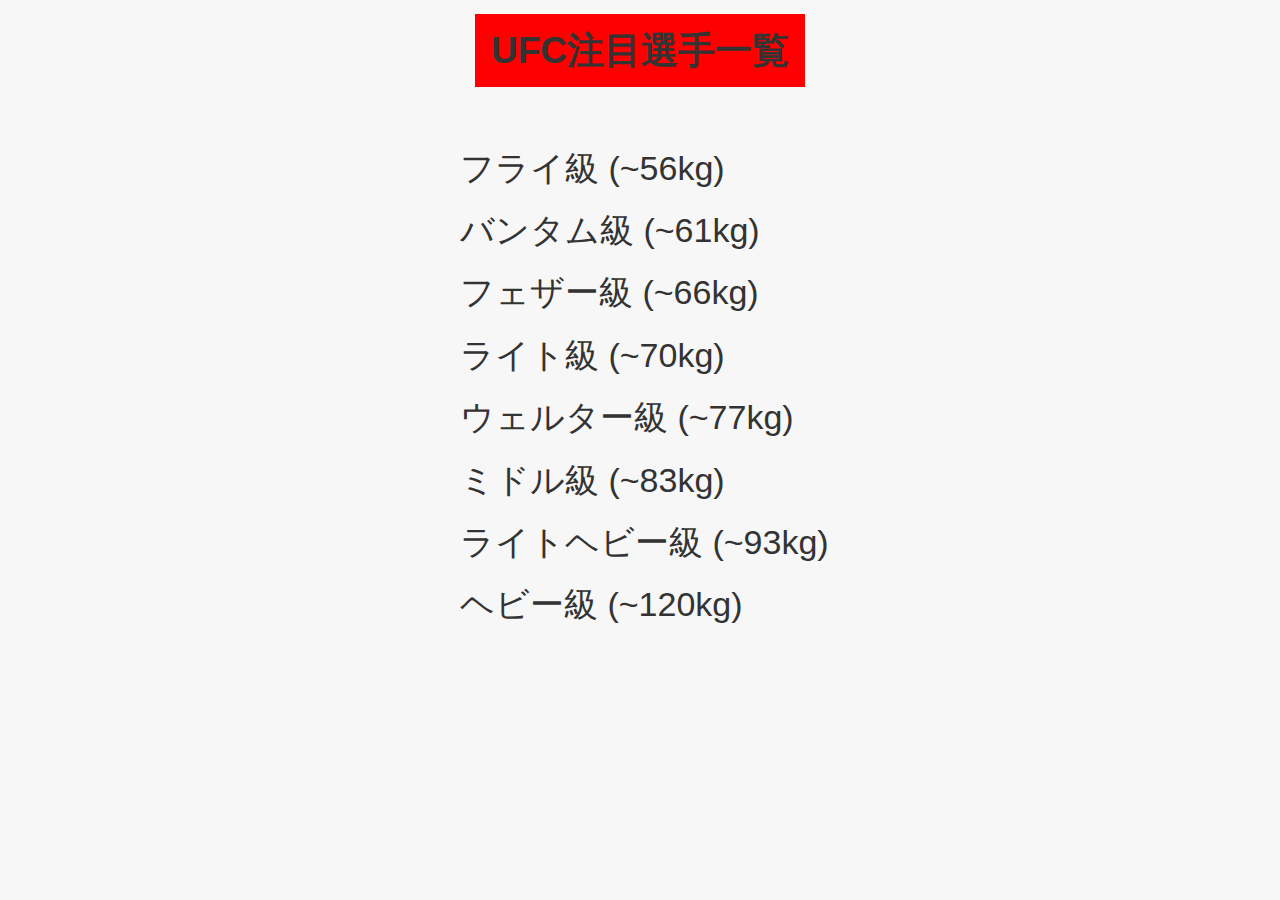
<file: index.html>
<!DOCTYPE html>
<html lang="ja">
<head>
  <meta charset="UTF-8">
  <meta name="viewport" content="width=device-width, initial-scale=1.0">
  <title>UFC注目選手</title>
  <link rel="stylesheet" href="./style.css">
</head>
<body>
  <h1><span>UFC注目選手一覧</span></h1>

  <div class="contents">
    <ul>
      <a href="furai.html"><li>フライ級  (~56kg)</li></a>
      <a href="bantam.html"><li>バンタム級  (~61kg)</li></a>
      <a href="feza-.html"><li>フェザー級  (~66kg)</li></a>
      <a href="raito.html"><li>ライト級  (~70kg)</li></a>
      <a href="weruta-.html"><li>ウェルター級  (~77kg)</li></a>
      <a href="middle.html"><li>ミドル級  (~83kg)</li></a>
      <a href="raitoheavy.html"><li>ライトヘビー級  (~93kg)</li></a>
      <a href="heavy.html"><li>ヘビー級  (~120kg)</li></a>
    </ul>
  </div>

</body>
</html>
</file>
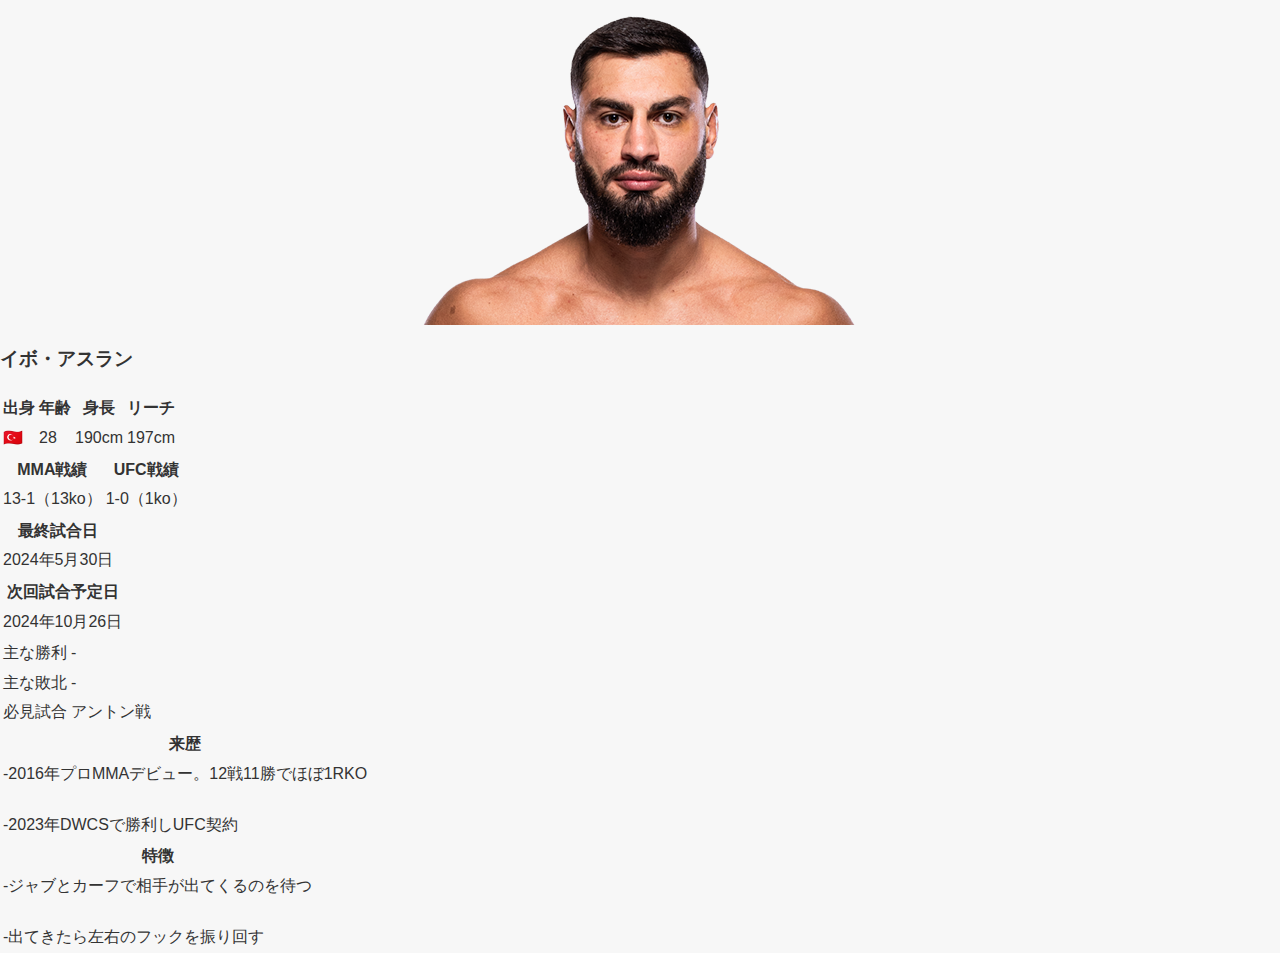
<file: ASLAN_IBO.html>
<!DOCTYPE html>
<html lang="ja">

<head>
  <meta charset="UTF-8">
  <meta name="viewport" content="width=device-width, initial-scale=1.0">
  <link rel="stylesheet" href="./style.css">
  <title>イボ・アスラン</title>
</head>

<body>


  <div class="syousai">
    <img class="gazou" src="ASLAN_IBO_03-30.png">

    <a href="https://www.tapology.com/fightcenter/fighters/151252-ibo-aslan">
      <h3>イボ・アスラン</h3>
    </a>

    <!--出身、年齢、身長、リーチを記入-->
    <table class="history">
      <tr>
        <th colspan="4">出身</th>
        <th>年齢</th>
        <th>身長</th>
        <th>リーチ</th>
      </tr>

      <tr>
        <td colspan="4">🇹🇷</td>
        <td>28</td>
        <td>190cm</td>
        <td>197cm</td>
      </tr>
    </table>


    <!--MMA戦績、UFC戦績を記入-->
    <table class="history">
      <tr>
        <th colspan="2">MMA戦績</th>
        <th>UFC戦績</th>
      </tr>

      <tr>
        <td colspan="2">13-1（13ko）</td>
        <td>1-0（1ko）</td>
      </tr>
    </table>


    <!--最終試合日を記入-->
    <table class="history">
      <tr>
        <th colspan="1">最終試合日</th>
      </tr>

      <tr>
        <td colspan="1">2024年5月30日</td>
      </tr>
    </table>


    <!--次回試合予定日を記入-->
    <table class="history">
      <tr>
        <th colspan="1">次回試合予定日</th>
      </tr>

      <tr>
        <td colspan="1">2024年10月26日</td>
      </tr>
    </table>


    <!--主な勝利、主な敗北、必見試合を記入-->
    <table class="sennseki">
      <tr>
        <td class="victory">主な勝利</td>
        <td class="vic">-</td>
      </tr>

      <tr>
        <td class="defeat">主な敗北</td>
        <td class="def">-</td>
      </tr>

      <tr>
        <td class="hikkenn">必見試合</td>
        <td class="mi">アントン戦</td>
      </tr>
    </table>


    <!--来歴内容を記入-->
    <table class="history">
      <tr>
        <th colspan="1">来歴</th>
      </tr>
      <tr>
        <td class="rai">
          -2016年プロMMAデビュー。12戦11勝でほぼ1RKO<br><br>

          -2023年DWCSで勝利しUFC契約

          
        </td>
      </tr>
    </table>


    <!--特徴の内容を記入-->
    <table class="history">
      <tr>
        <th colspan="1">特徴</th>
      </tr>
      <tr>
        <td class="rai">

          -ジャブとカーフで相手が出てくるのを待つ<br><br>

          -出てきたら左右のフックを振り回す

        </td>
      </tr>
    </table>

  </div>


</body>
</file>
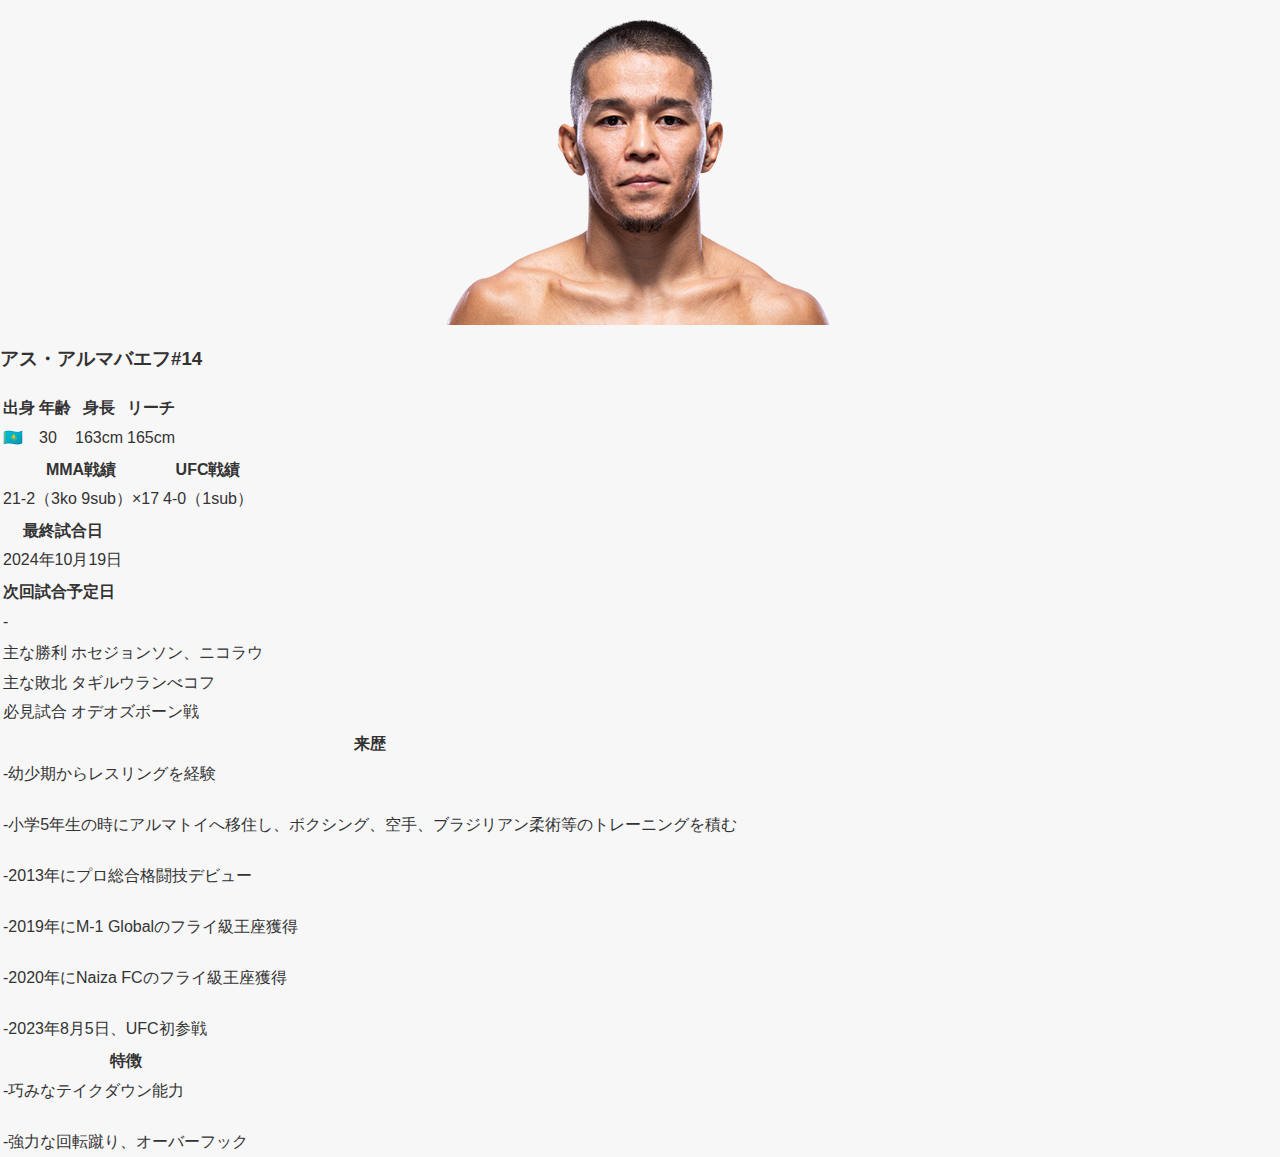
<file: assu.html>
<!DOCTYPE html>
<html lang="ja">
<head>
  <meta charset="UTF-8">
  <meta name="viewport" content="width=device-width, initial-scale=1.0">
  <link rel="stylesheet" href="./style.css">
  <title>アス・アルマバエフ</title>
</head>
<body>


    <div class="syousai">
      <img class="gazou" src="ALMABAYEV_ASSU_08-05.png" >
    
    <a href="https://www.tapology.com/fightcenter/fighters/127726-khamzat-sakalov"><h3>アス・アルマバエフ#14</h3></a>

    
    <!--出身、年齢、身長、リーチを記入-->
    <table class="history">
      <tr>
        <th colspan="4">出身</th>
        <th>年齢</th>
        <th>身長</th>
        <th>リーチ</th>
      </tr>

      <tr>
        <td colspan="4">🇰🇿</td>
        <td>30</td>
        <td>163cm</td>
        <td>165cm</td>
      </tr>
    </table>


    <!--MMA戦績、UFC戦績を記入-->
    <table class="history">
      <tr>
        <th colspan="2">MMA戦績</th>
        <th>UFC戦績</th>
      </tr>

      <tr>
        <td colspan="2">21-2（3ko 9sub）×17</td>
        <td>4-0（1sub）</td>
      </tr>
    </table>


    <!--最終試合日を記入-->
    <table class="history">
      <tr>
        <th colspan="1">最終試合日</th>
      </tr>

      <tr>
        <td colspan="1">2024年10月19日</td>
      </tr>
    </table>


    <!--次回試合予定日を記入-->
    <table class="history">
      <tr>
        <th colspan="1">次回試合予定日</th>
      </tr>

      <tr>
        <td colspan="1">-</td>
      </tr>
    </table>


    <!--主な勝利、主な敗北、必見試合を記入-->
    <table class="sennseki">
      <tr>
        <td class="victory">主な勝利</td>
        <td class="vic">ホセジョンソン、ニコラウ</td>
      </tr>

      <tr>
        <td class="defeat">主な敗北</td>
        <td class="def">タギルウランべコフ</td>
      </tr>

      <tr>
        <td class="hikkenn">必見試合</td>
        <td class="mi">オデオズボーン戦</td>
      </tr>
    </table>


    <!--来歴内容を記入-->
    <table class="history">
      <tr>
        <th colspan="1">来歴</th>
      </tr>
      <tr>
        <td class="rai">
          -幼少期からレスリングを経験<br><br>

          -小学5年生の時にアルマトイへ移住し、ボクシング、空手、ブラジリアン柔術等のトレーニングを積む<br><br>

          -2013年にプロ総合格闘技デビュー<br><br>

          -2019年にM-1 Globalのフライ級王座獲得<br><br>

          -2020年にNaiza FCのフライ級王座獲得<br><br>

          -2023年8月5日、UFC初参戦

        </td>
      </tr>
    </table>


    <!--特徴の内容を記入-->
    <table class="history">
      <tr>
        <th colspan="1">特徴</th>
      </tr>
      <tr>
        <td class="rai">
          -巧みなテイクダウン能力<br><br>

          -強力な回転蹴り、オーバーフック

        </td>
      </tr>
    </table>

  </div>


</body>
</file>
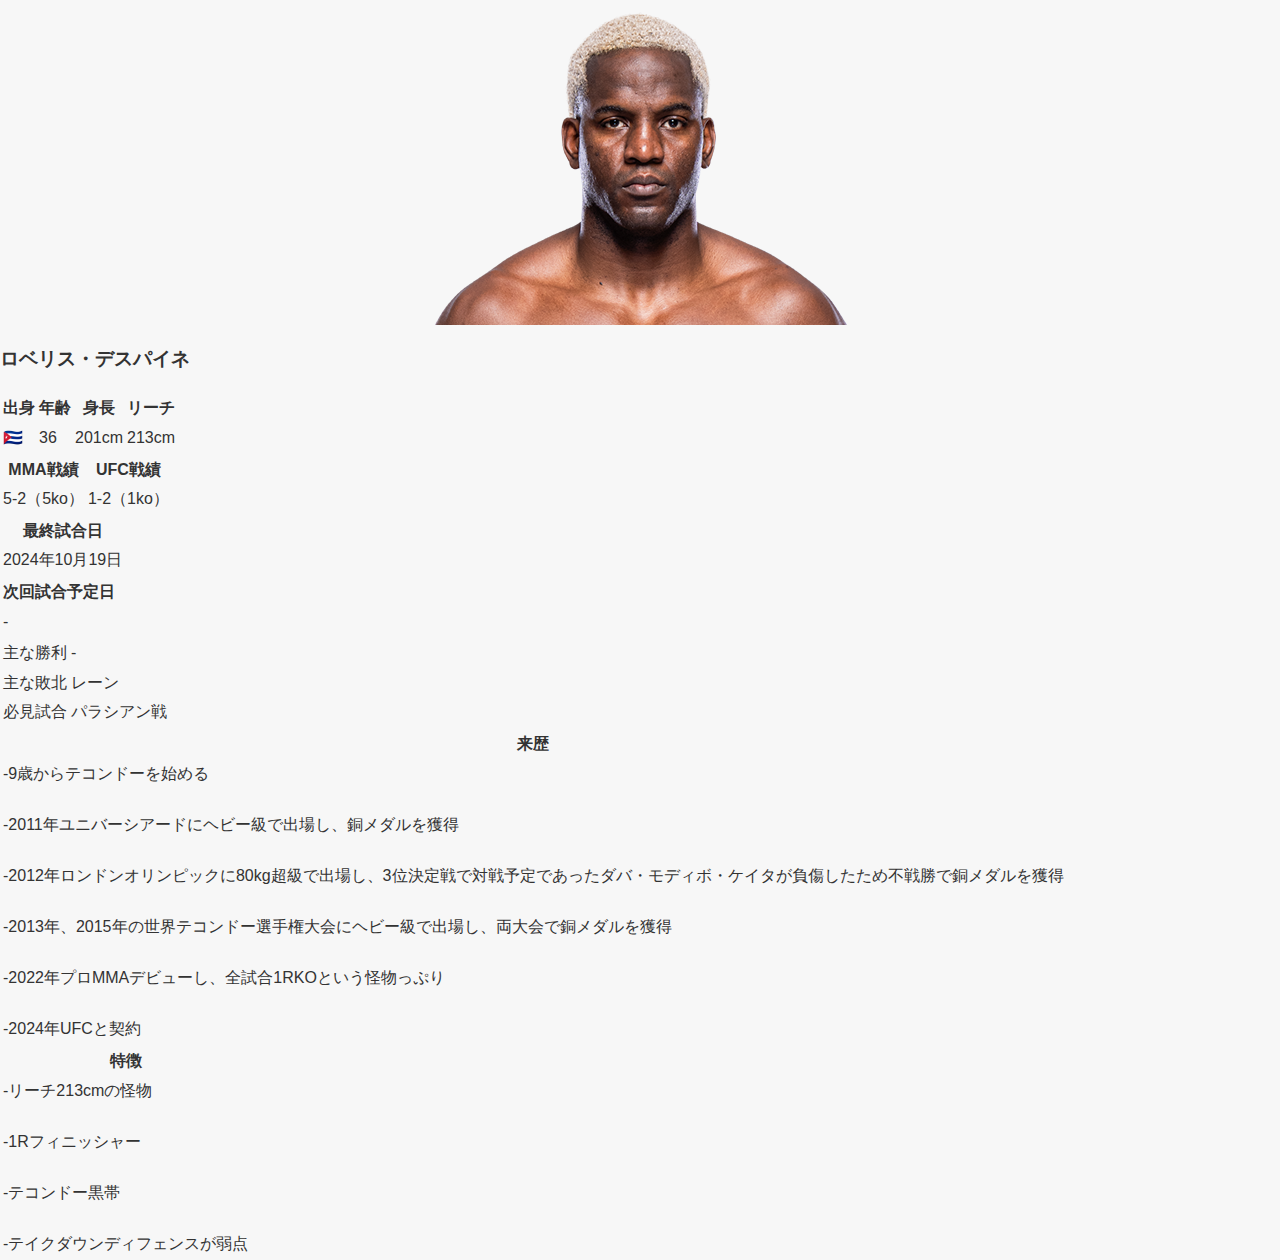
<file: DESPAIGNE_ROBELIS.html>
<!DOCTYPE html>
<html lang="ja">

<head>
  <meta charset="UTF-8">
  <meta name="viewport" content="width=device-width, initial-scale=1.0">
  <link rel="stylesheet" href="./style.css">
  <title>ロベリス・デスパイネ</title>
</head>

<body>


  <div class="syousai">
    <img class="gazou" src="DESPAIGNE_ROBELIS_05-11.png">

    <a href="https://www.tapology.com/fightcenter/fighters/339509-robelis-despaigne">
      <h3>ロベリス・デスパイネ</h3>
    </a>


    <!--出身、年齢、身長、リーチを記入-->
    <table class="history">
      <tr>
        <th colspan="4">出身</th>
        <th>年齢</th>
        <th>身長</th>
        <th>リーチ</th>
      </tr>

      <tr>
        <td colspan="4">🇨🇺</td>
        <td>36</td>
        <td>201cm</td>
        <td>213cm</td>
      </tr>
    </table>


    <!--MMA戦績、UFC戦績を記入-->
    <table class="history">
      <tr>
        <th colspan="2">MMA戦績</th>
        <th>UFC戦績</th>
      </tr>

      <tr>
        <td colspan="2">5-2（5ko）</td>
        <td>1-2（1ko）</td>
      </tr>
    </table>


    <!--最終試合日を記入-->
    <table class="history">
      <tr>
        <th colspan="1">最終試合日</th>
      </tr>

      <tr>
        <td colspan="1">2024年10月19日</td>
      </tr>
    </table>


    <!--次回試合予定日を記入-->
    <table class="history">
      <tr>
        <th colspan="1">次回試合予定日</th>
      </tr>

      <tr>
        <td colspan="1">-</td>
      </tr>
    </table>


    <!--主な勝利、主な敗北、必見試合を記入-->
    <table class="sennseki">
      <tr>
        <td class="victory">主な勝利</td>
        <td class="vic">-</td>
      </tr>

      <tr>
        <td class="defeat">主な敗北</td>
        <td class="def">レーン</td>
      </tr>

      <tr>
        <td class="hikkenn">必見試合</td>
        <td class="mi">パラシアン戦</td>
      </tr>
    </table>


    <!--来歴内容を記入-->
    <table class="history">
      <tr>
        <th colspan="1">来歴</th>
      </tr>
      <tr>
        <td class="rai">
          -9歳からテコンドーを始める<br><br>

          -2011年ユニバーシアードにヘビー級で出場し、銅メダルを獲得<br><br>

          -2012年ロンドンオリンピックに80kg超級で出場し、3位決定戦で対戦予定であったダバ・モディボ・ケイタが負傷したため不戦勝で銅メダルを獲得<br><br>

          -2013年、2015年の世界テコンドー選手権大会にヘビー級で出場し、両大会で銅メダルを獲得<br><br>

          -2022年プロMMAデビューし、全試合1RKOという怪物っぷり<br><br>

          -2024年UFCと契約

        </td>
      </tr>
    </table>


    <!--特徴の内容を記入-->
    <table class="history">
      <tr>
        <th colspan="1">特徴</th>
      </tr>
      <tr>
        <td class="rai">
          -リーチ213cmの怪物<br><br>

          -1Rフィニッシャー<br><br>

          -テコンドー黒帯<br><br>

          -テイクダウンディフェンスが弱点
        </td>
      </tr>
    </table>

  </div>


</body>
</file>
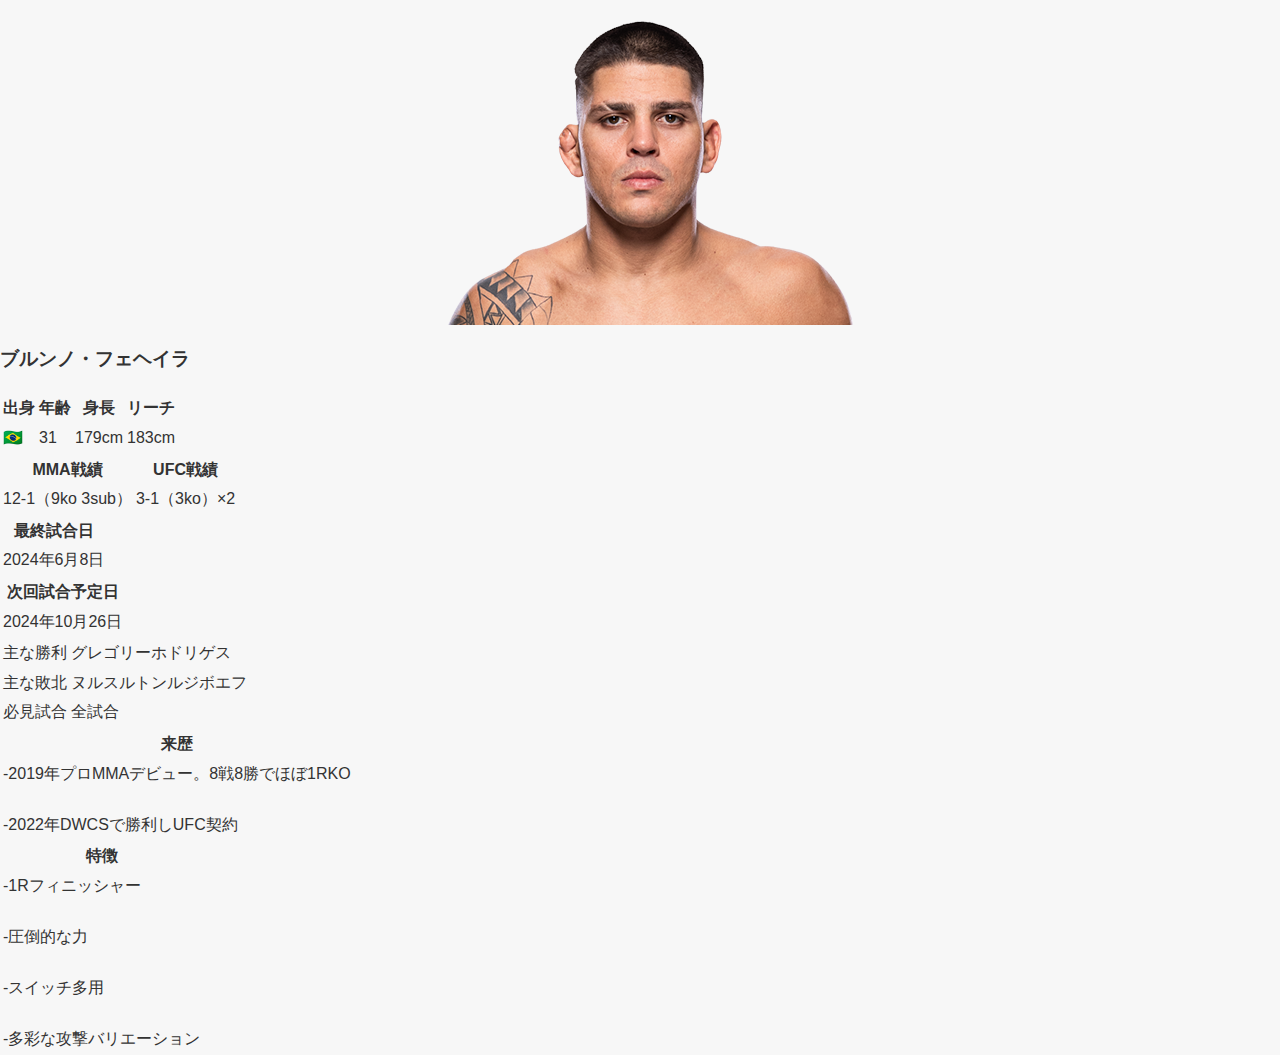
<file: FERREIRA_BRUNNO.html>
<!DOCTYPE html>
<html lang="ja">

<head>
  <meta charset="UTF-8">
  <meta name="viewport" content="width=device-width, initial-scale=1.0">
  <link rel="stylesheet" href="./style.css">
  <title>ブルンノ・フェヘイラ</title>
</head>

<body>


  <div class="syousai">
    <img class="gazou" src="FERREIRA_BRUNNO_06-08.png">

    <a href="https://www.tapology.com/fightcenter/fighters/218790-bruno-the-hulk">
      <h3>ブルンノ・フェヘイラ</h3>
    </a>

    <!--出身、年齢、身長、リーチを記入-->
    <table class="history">
      <tr>
        <th colspan="4">出身</th>
        <th>年齢</th>
        <th>身長</th>
        <th>リーチ</th>
      </tr>

      <tr>
        <td colspan="4">🇧🇷</td>
        <td>31</td>
        <td>179cm</td>
        <td>183cm</td>
      </tr>
    </table>


    <!--MMA戦績、UFC戦績を記入-->
    <table class="history">
      <tr>
        <th colspan="2">MMA戦績</th>
        <th>UFC戦績</th>
      </tr>

      <tr>
        <td colspan="2">12-1（9ko 3sub）</td>
        <td>3-1（3ko）×2</td>
      </tr>
    </table>


    <!--最終試合日を記入-->
    <table class="history">
      <tr>
        <th colspan="1">最終試合日</th>
      </tr>

      <tr>
        <td colspan="1">2024年6月8日</td>
      </tr>
    </table>


    <!--次回試合予定日を記入-->
    <table class="history">
      <tr>
        <th colspan="1">次回試合予定日</th>
      </tr>

      <tr>
        <td colspan="1">2024年10月26日</td>
      </tr>
    </table>


    <!--主な勝利、主な敗北、必見試合を記入-->
    <table class="sennseki">
      <tr>
        <td class="victory">主な勝利</td>
        <td class="vic">グレゴリーホドリゲス</td>
      </tr>

      <tr>
        <td class="defeat">主な敗北</td>
        <td class="def">ヌルスルトンルジボエフ</td>
      </tr>

      <tr>
        <td class="hikkenn">必見試合</td>
        <td class="mi">全試合</td>
      </tr>
    </table>


    <!--来歴内容を記入-->
    <table class="history">
      <tr>
        <th colspan="1">来歴</th>
      </tr>
      <tr>
        <td class="rai">
          -2019年プロMMAデビュー。8戦8勝でほぼ1RKO<br><br>

          -2022年DWCSで勝利しUFC契約

          
        </td>
      </tr>
    </table>


    <!--特徴の内容を記入-->
    <table class="history">
      <tr>
        <th colspan="1">特徴</th>
      </tr>
      <tr>
        <td class="rai">

          -1Rフィニッシャー<br><br>

          -圧倒的な力<br><br>

          -スイッチ多用<br><br>

          -多彩な攻撃バリエーション

        </td>
      </tr>
    </table>

  </div>


</body>
</file>
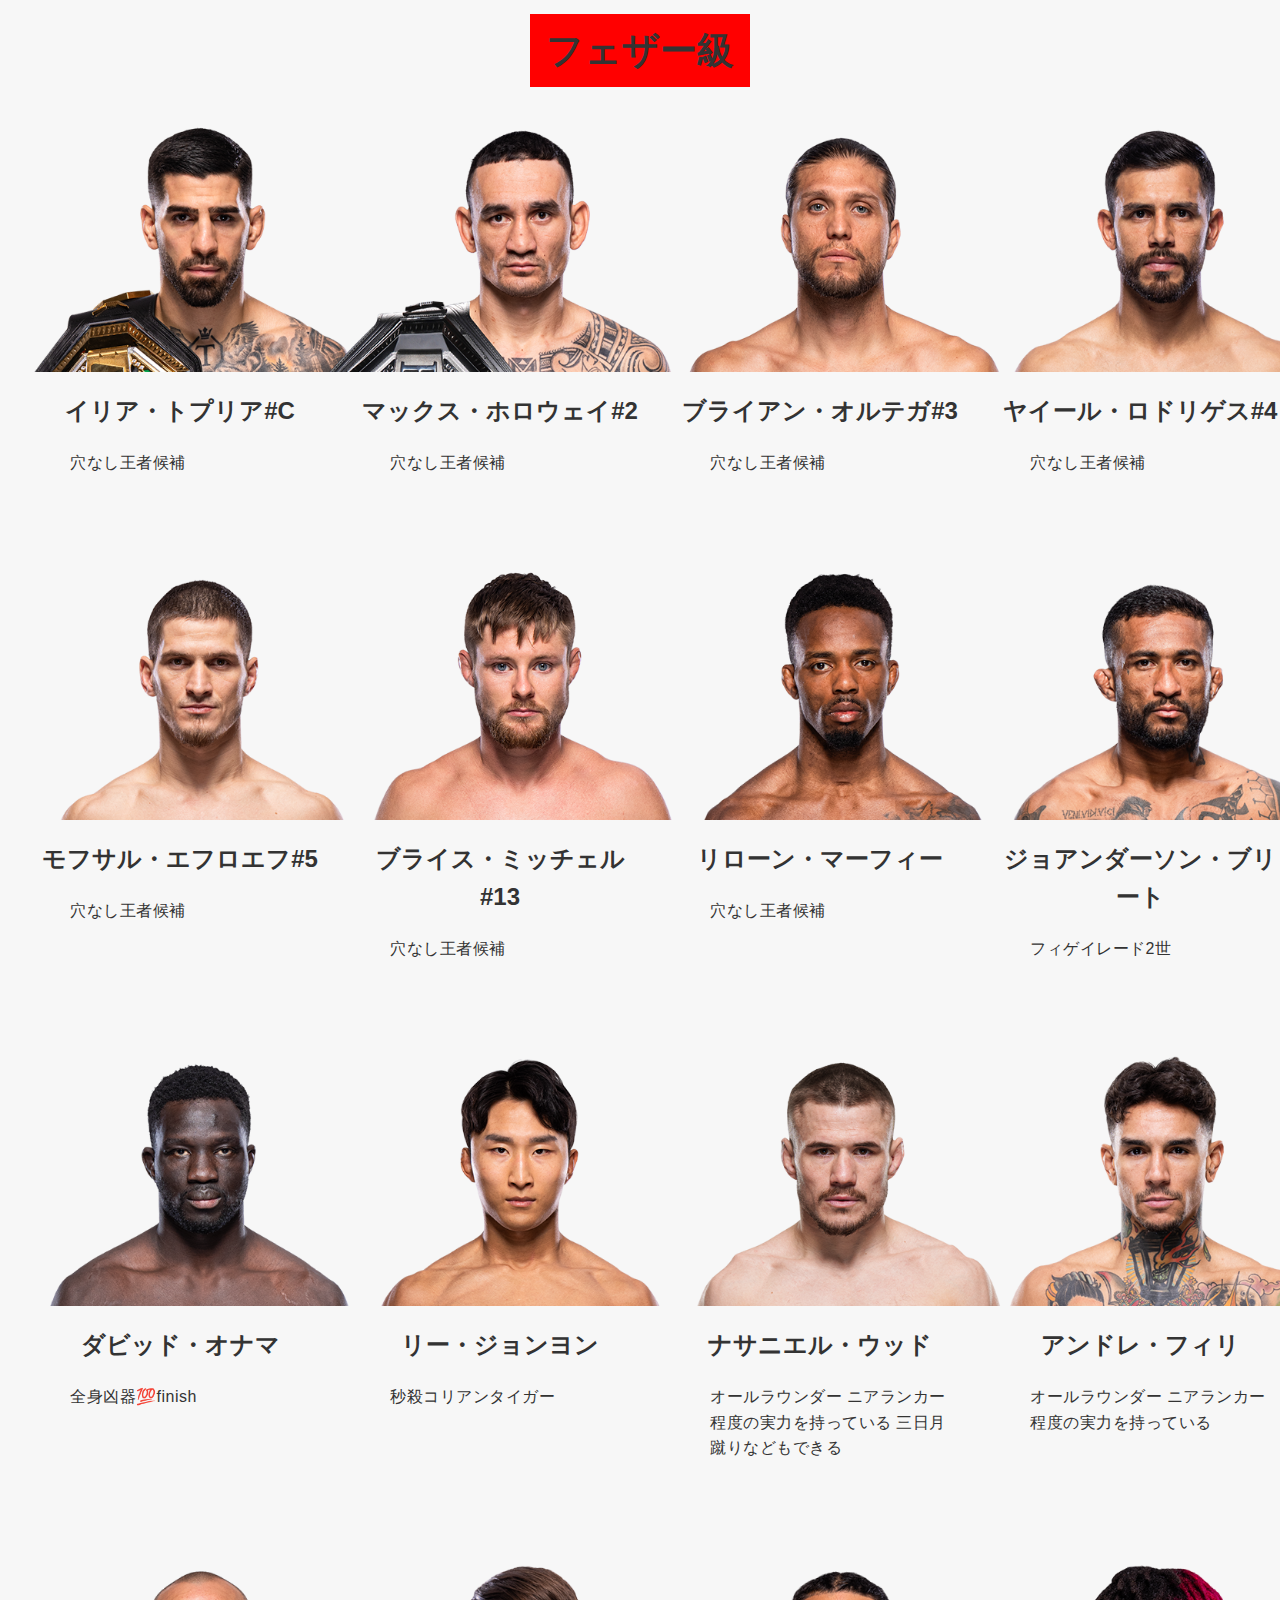
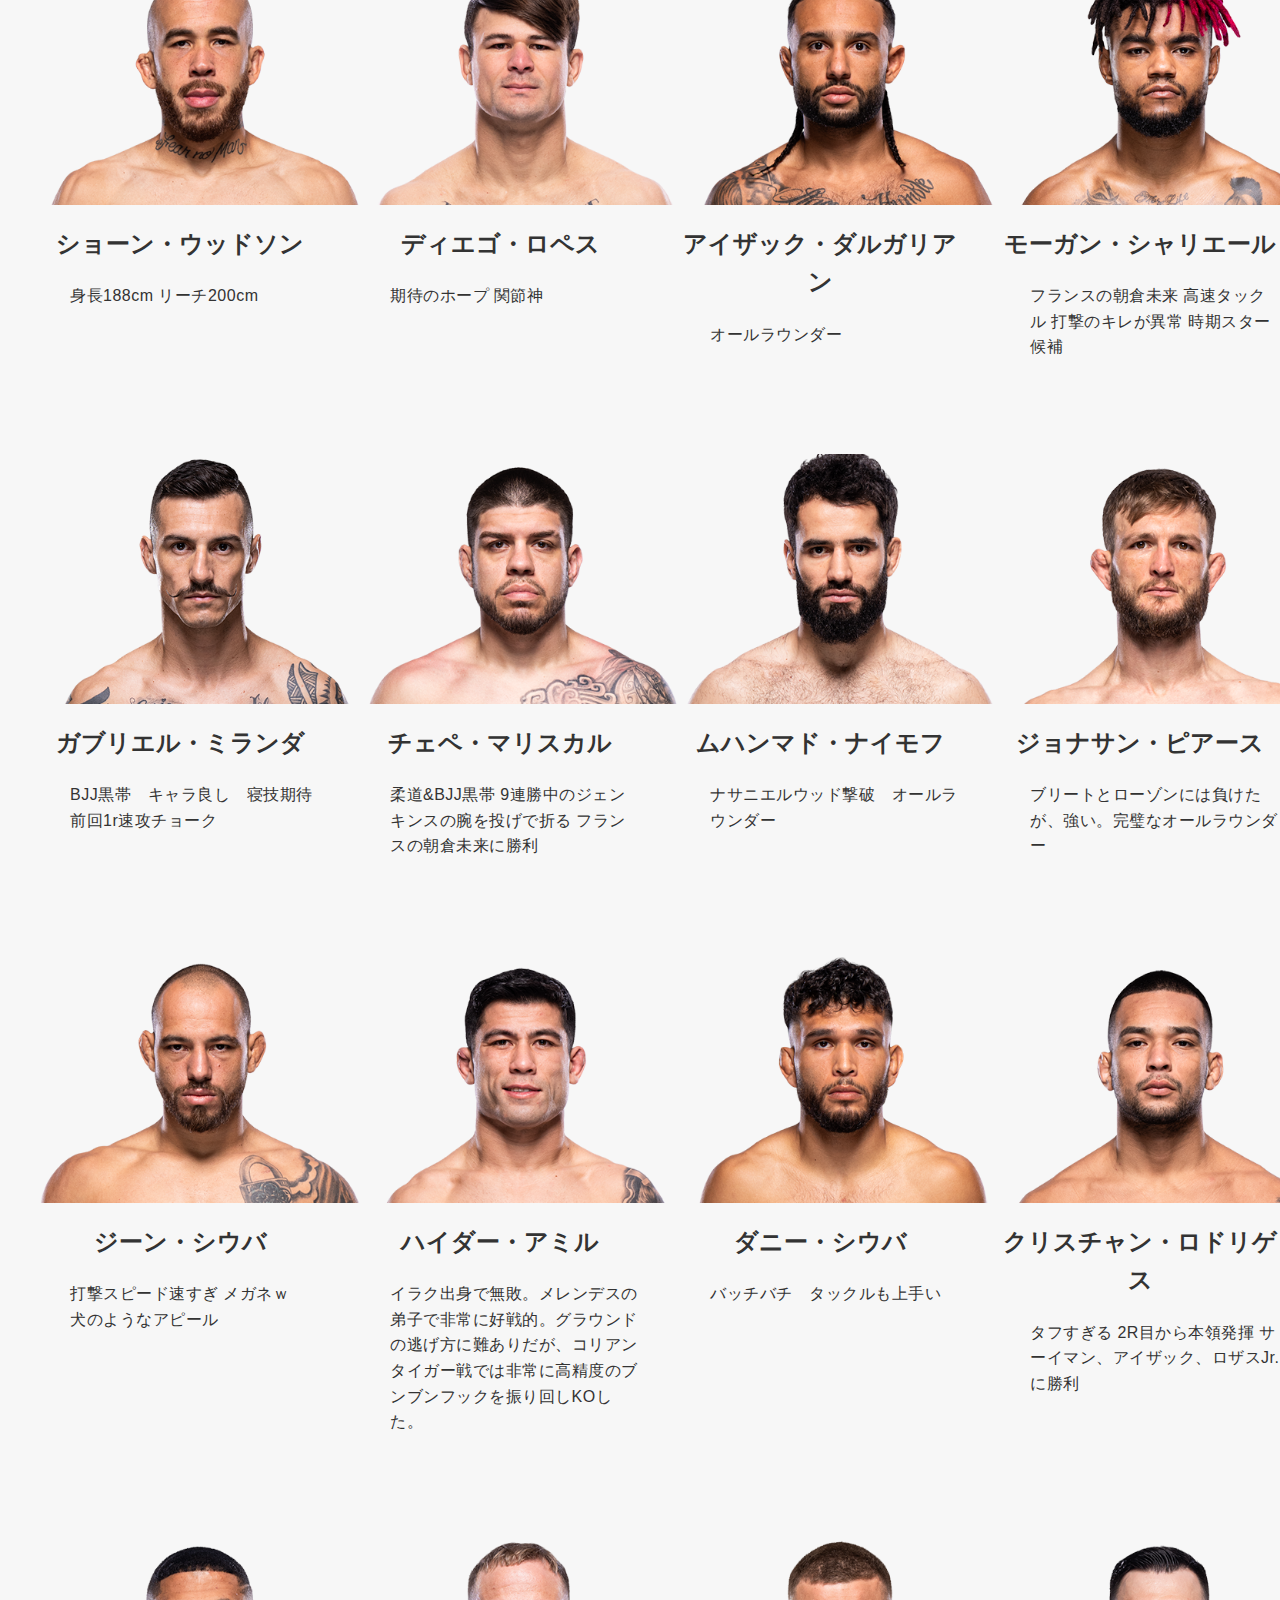
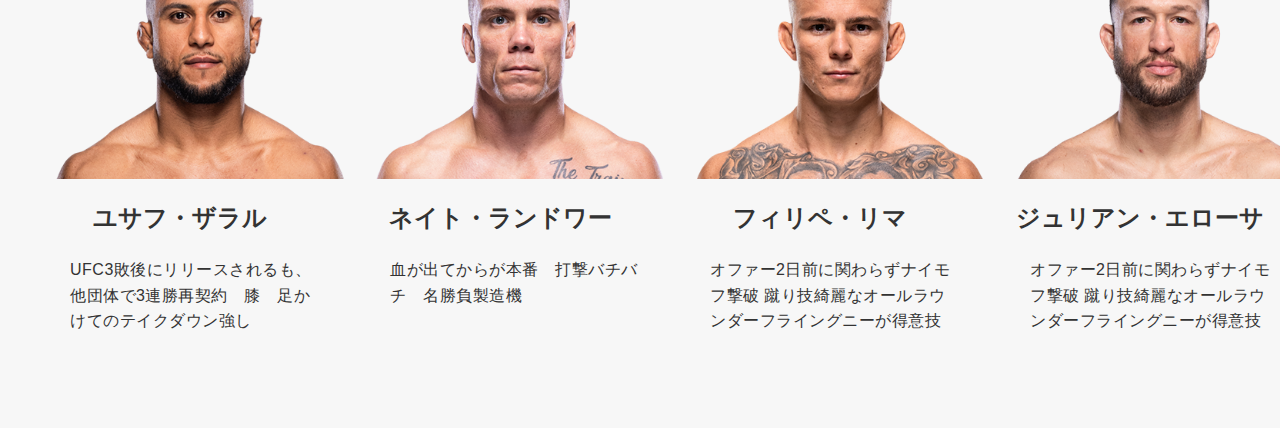
<file: feza-.html>
<!DOCTYPE html>
<html lang="ja">
<head>
  <meta charset="UTF-8">
  <meta name="viewport" content="width=device-width, initial-scale=1.0">
  <link rel="stylesheet" href="./style.css">
  <title>フェザー級</title>
</head>
<body>
  <h1><span>フェザー級</span></h1>

  <div class="fighters">

    <div class="fighter">
      <img src="TOPURIA_ILIA_BELT-298.png" alt="" width="400">
    
    <a href="https://www.tapology.com/fightcenter/fighters/129278-ilia-topuria"><h2>イリア・トプリア#C</h2></a>
  
    <p>穴なし王者候補</p>
     </div>

     <div class="fighter">
      <img src="HOLLOWAY_MAX_BMFBELT_COMP_04-13.png" alt="" width="400">
    
    <a href="https://www.tapology.com/fightcenter/fighters/12723-max-holloway-lil-evil"><h2>マックス・ホロウェイ#2</h2></a>
  
    <p>穴なし王者候補</p>
     </div>

     <div class="fighter">
      <img src="ORTEGA_BRIAN_06-29.png" alt="" width="400">
    
    <a href="https://www.tapology.com/fightcenter/fighters/40994-brian-ortega"><h2>ブライアン・オルテガ#3</h2></a>
  
    <p>穴なし王者候補</p>
     </div>

     <div class="fighter">
      <img src="RODRIGUEZ_YAIR_02-24.png" alt="" width="400">
    
    <a href="https://www.tapology.com/fightcenter/fighters/70995-yair-rodriguez"><h2>ヤイール・ロドリゲス#4</h2></a>
  
    <p>穴なし王者候補</p>
     </div>

     <div class="fighter">
      <img src="EVLOEV_MOVSAR_01-20.png" alt="" width="400">
    
    <a href="https://www.tapology.com/fightcenter/fighters/85897-movsar-evloev"><h2>モフサル・エフロエフ#5</h2></a>
  
    <p>穴なし王者候補</p>
     </div>

     <div class="fighter">
      <img src="MITCHELL_BRYCE_12-16.png" alt="" width="400">
    
    <a href="https://www.tapology.com/fightcenter/fighters/59676-bryce-mitchell"><h2>ブライス・ミッチェル#13</h2></a>
  
    <p>穴なし王者候補</p>
     </div>

  <div class="fighter">
    <img src="MURPHY_LERONE_05-18.png" alt="" width="400">
  
  <a href="https://www.tapology.com/fightcenter/fighters/84753-lerone-murphy"><h2>リローン・マーフィー</h2></a>

  <p>穴なし王者候補</p>
   </div>

<div class="fighter">
  <img src="BRITO_JOANDERSON_05-04.png" alt="" width="400">

<a href="https://www.tapology.com/fightcenter/fighters/98539-joanderson-brito-tubarao"><h2>ジョアンダーソン・ブリート</h2></a>

<p>フィゲイレード2世</p>
</div>

<div class="fighter">
  <img src="ONAMA_DAVID_04-27.png" alt="" width="400">

<a href="https://www.tapology.com/fightcenter/fighters/104455-david-onama"><h2>ダビッド・オナマ</h2></a>

<p>全身凶器💯finish</p>
</div>

<div class="fighter">
  <img src="LEE_JEONGYEONG_07-20.png" alt="" width="400">

<a href="https://www.tapology.com/fightcenter/fighters/51443-jeong-young-lee"><h2>リー・ジョンヨン</h2></a>

<p>秒殺コリアンタイガー</p>
</div>

<div class="fighter">
  <img src="WOOD_NATHANIEL_07-22.png" alt="" width="400">

<a href="https://www.tapology.com/fightcenter/fighters/27454-nathaniel-wood"><h2>ナサニエル・ウッド</h2></a>

<p>オールラウンダー ニアランカー程度の実力を持っている 三日月蹴りなどもできる</p>
</div>

<div class="fighter">
  <img src="FILI_ANDRE_07-22.png" alt="" width="400">

<a href="https://www.tapology.com/fightcenter/fighters/11328-andre-fili-dre-duke"><h2>アンドレ・フィリ</h2></a>

<p>オールラウンダー ニアランカー程度の実力を持っている</p>
</div>

<div class="fighter">
  <img src="WOODSON_SEAN_08-05.png" alt="" width="400">

<a href="https://www.tapology.com/fightcenter/fighters/103506-sean-woodson"><h2>ショーン・ウッドソン</h2></a>

<p>身長188cm リーチ200cm </p>
</div>

<div class="fighter">
  <img src="LOPES_DIEGO_08-05.png" alt="" width="400">

<a href="https://www.tapology.com/fightcenter/fighters/85643-diego-lopes"><h2>ディエゴ・ロペス</h2></a>

<p>期待のホープ 関節神</p>
</div>

<div class="fighter">
  <img src="DULGARIAN_ISAAC_08-12.png" alt="" width="400">

<a href="https://www.tapology.com/fightcenter/fighters/245772-isaac-dulgarian"><h2>アイザック・ダルガリアン</h2></a>

<p>オールラウンダー</p>
</div>

<div class="fighter">
  <img src="CHARRIERE_MORGAN_09-02.png" alt="" width="400">

<a href="https://www.tapology.com/fightcenter/fighters/93065-morgan-charriere"><h2>モーガン・シャリエール</h2></a>

<p>フランスの朝倉未来 高速タックル 打撃のキレが異常 時期スター候補</p>
</div>

<div class="fighter">
  <img src="MIRANDA_GABRIEL_09-09.png" alt="" width="400">

<a href="https://www.tapology.com/fightcenter/fighters/36548-gabriel-miranda-fly"><h2>ガブリエル・ミランダ</h2></a>

<p>BJJ黒帯　キャラ良し　寝技期待　前回1r速攻チョーク</p>
</div>

<div class="fighter">
  <img src="MARISCAL_CHEPE_09-09.png" alt="" width="400">

<a href="https://www.tapology.com/fightcenter/fighters/44895-jose-mariscal"><h2>チェペ・マリスカル</h2></a>

<p>柔道&BJJ黒帯 9連勝中のジェンキンスの腕を投げで折る フランスの朝倉未来に勝利</p>
</div>

<div class="fighter">
  <img src="NAIMOV_MUHAMMAD_02-24.png" alt="" width="400">

<a href="https://www.tapology.com/fightcenter/fighters/136098-muhammadjon-naimov"><h2>ムハンマド・ナイモフ</h2></a>

<p>ナサニエルウッド撃破　オールラウンダー</p>
</div>

<div class="fighter">
  <img src="PEARCE_JONATHAN_11-18.png" alt="" width="400">

<a href="https://www.tapology.com/fightcenter/fighters/40655-jonathan-pearce"><h2>ジョナサン・ピアース</h2></a>

<p>ブリートとローゾンには負けたが、強い。完璧なオールラウンダー</p>
</div>

<div class="fighter">
  <img src="SILVA_JEAN_01-13.png" alt="" width="400">

<a href="https://www.tapology.com/fightcenter/fighters/144286-jean-silva"><h2>ジーン・シウバ</h2></a>

<p>打撃スピード速すぎ メガネｗ　犬のようなアピール</p>
</div>

<div class="fighter">
  <img src="AMIL_HYDER_02-10.png" alt="" width="400">

<a href="https://www.tapology.com/fightcenter/fighters/114216-hyder-amil"><h2>ハイダー・アミル</h2></a>

<p>イラク出身で無敗。メレンデスの弟子で非常に好戦的。グラウンドの逃げ方に難ありだが、コリアンタイガー戦では非常に高精度のブンブンフックを振り回しKOした。</p>
</div>

<div class="fighter">
  <img src="SILVA_DANNY_03-16.png" alt="" width="400">

<a href="https://www.tapology.com/fightcenter/fighters/174093-danny-silva"><h2>ダニー・シウバ</h2></a>

<p>バッチバチ　タックルも上手い</p>
</div>

<div class="fighter">
  <img src="RODRIGUEZ_CHRISTIAN_03-16.png" alt="" width="400">

<a href="https://www.tapology.com/fightcenter/fighters/121190-christian-rodriguez"><h2>クリスチャン・ロドリゲス</h2></a>

<p>タフすぎる 2R目から本領発揮 サーイマン、アイザック、ロザスJr.に勝利</p>
</div>

<div class="fighter">
  <img src="ZALAL_YOUSSEF_03-23.png" alt="" width="400">

<a href="https://www.tapology.com/fightcenter/fighters/110826-youssef-zalaal"><h2>ユサフ・ザラル</h2></a>

<p>UFC3敗後にリリースされるも、他団体で3連勝再契約　膝　足かけてのテイクダウン強し</p>
</div>

<div class="fighter">
  <img src="LANDWEHR_NATE_03-30.png" alt="" width="400">

<a href="https://www.tapology.com/fightcenter/fighters/26263-nate-landwehr"><h2>ネイト・ランドワー</h2></a>

<p>血が出てからが本番　打撃バチバチ　名勝負製造機</p>
</div>

<div class="fighter">
  <img src="LIMA_FELIPE_06-22.png" alt="" width="400">

<a href="https://www.tapology.com/fightcenter/fighters/133447-felipe-douro"><h2>フィリペ・リマ</h2></a>

<p>オファー2日前に関わらずナイモフ撃破 蹴り技綺麗なオールラウンダーフライングニーが得意技</p>
</div>

<div class="fighter">
  <img src="EROSA_JULIAN_07-13.png" alt="" width="400">

<a href="https://www.tapology.com/fightcenter/fighters/18497-julian-erosa"><h2>ジュリアン・エローサ</h2></a>

<p>オファー2日前に関わらずナイモフ撃破 蹴り技綺麗なオールラウンダーフライングニーが得意技</p>
</div>

</div>
</body>
</file>
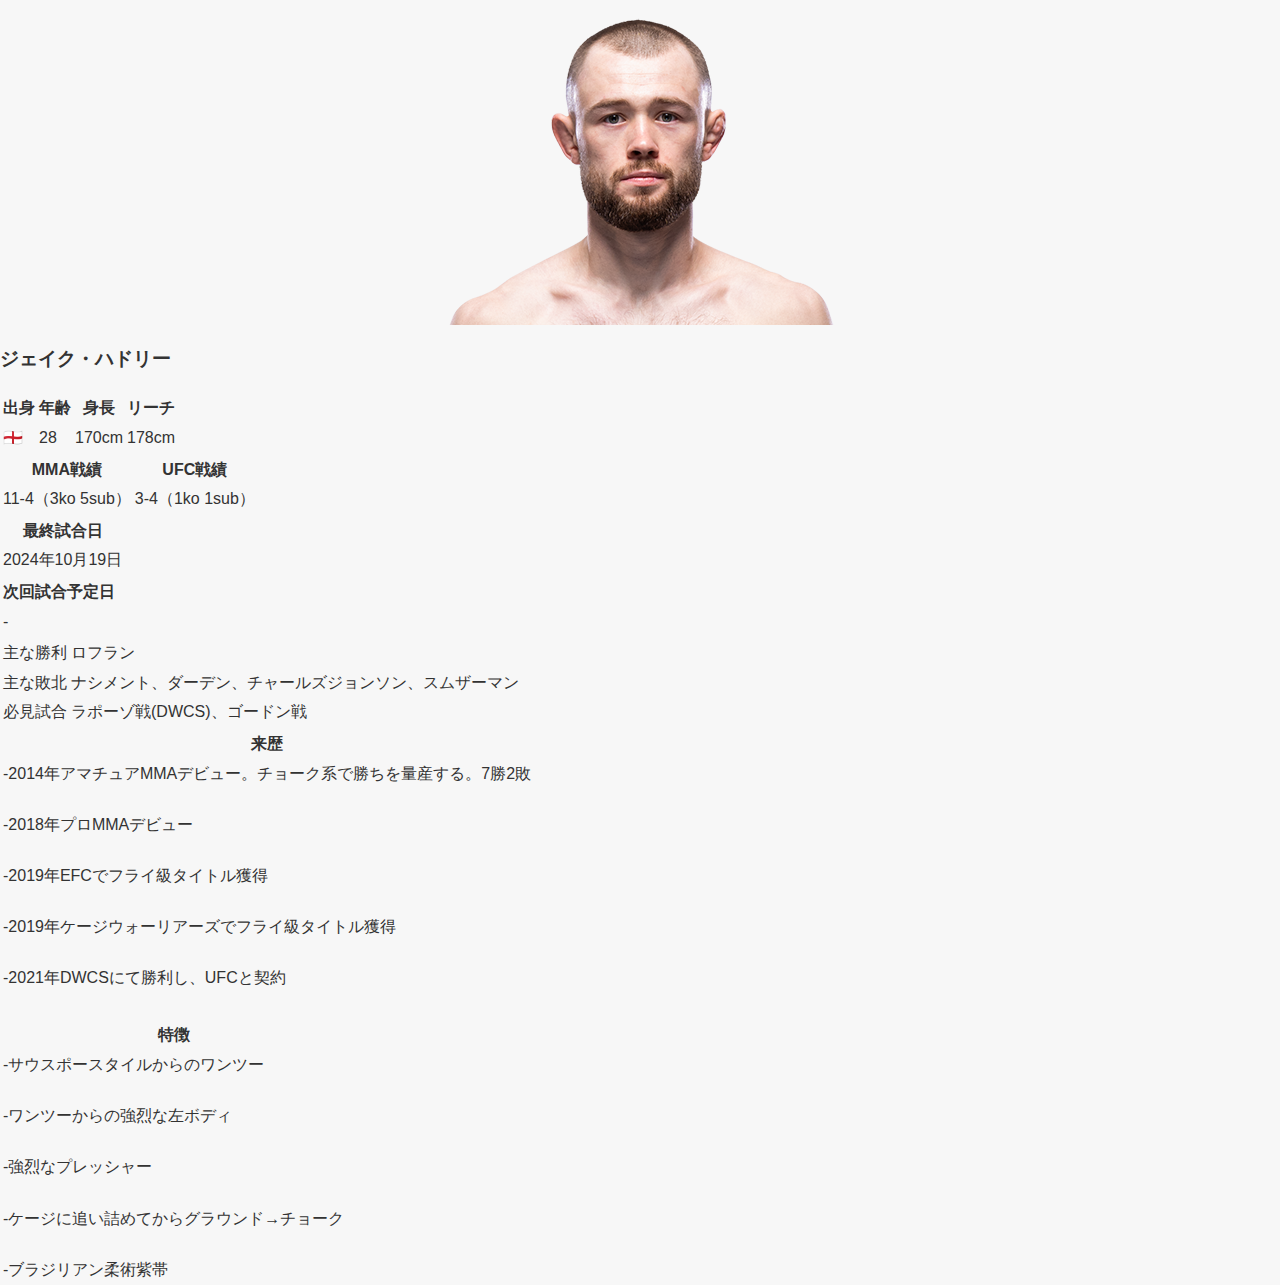
<file: had.html>
<!DOCTYPE html>
<html lang="ja">

<head>
  <meta charset="UTF-8">
  <meta name="viewport" content="width=device-width, initial-scale=1.0">
  <link rel="stylesheet" href="./style.css">
  <title>ジェイク・ハドリー</title>
</head>

<body>


  <div class="syousai">
    <img class="gazou" src="HADLEY_JAKE_05-11.png">

    <a href="https://www.tapology.com/fightcenter/fighters/87298-jake-hadley">
      <h3>ジェイク・ハドリー</h3>
    </a>


    <!--出身、年齢、身長、リーチを記入-->
    <table class="history">
      <tr>
        <th colspan="4">出身</th>
        <th>年齢</th>
        <th>身長</th>
        <th>リーチ</th>
      </tr>

      <tr>
        <td colspan="4">🏴󠁧󠁢󠁥󠁮󠁧󠁿</td>
        <td>28</td>
        <td>170cm</td>
        <td>178cm</td>
      </tr>
    </table>


    <!--MMA戦績、UFC戦績を記入-->
    <table class="history">
      <tr>
        <th colspan="2">MMA戦績</th>
        <th>UFC戦績</th>
      </tr>

      <tr>
        <td colspan="2">11-4（3ko 5sub）</td>
        <td>3-4（1ko 1sub）</td>
      </tr>
    </table>


    <!--最終試合日を記入-->
    <table class="history">
      <tr>
        <th colspan="1">最終試合日</th>
      </tr>

      <tr>
        <td colspan="1">2024年10月19日</td>
      </tr>
    </table>


    <!--次回試合予定日を記入-->
    <table class="history">
      <tr>
        <th colspan="1">次回試合予定日</th>
      </tr>

      <tr>
        <td colspan="1">-</td>
      </tr>
    </table>


    <!--主な勝利、主な敗北、必見試合を記入-->
    <table class="sennseki">
      <tr>
        <td class="victory">主な勝利</td>
        <td class="vic">ロフラン</td>
      </tr>

      <tr>
        <td class="defeat">主な敗北</td>
        <td class="def">ナシメント、ダーデン、チャールズジョンソン、スムザーマン</td>
      </tr>

      <tr>
        <td class="hikkenn">必見試合</td>
        <td class="mi">ラポーゾ戦(DWCS)、ゴードン戦</td>
      </tr>
    </table>


    <!--来歴内容を記入-->
    <table class="history">
      <tr>
        <th colspan="1">来歴</th>
      </tr>
      <tr>
        <td class="rai">
          -2014年アマチュアMMAデビュー。チョーク系で勝ちを量産する。7勝2敗<br><br>

          -2018年プロMMAデビュー<br><br>

          -2019年EFCでフライ級タイトル獲得<br><br>

          -2019年ケージウォーリアーズでフライ級タイトル獲得<br><br>

          -2021年DWCSにて勝利し、UFCと契約<br><br>

        </td>
      </tr>
    </table>


    <!--特徴の内容を記入-->
    <table class="history">
      <tr>
        <th colspan="1">特徴</th>
      </tr>
      <tr>
        <td class="rai">
          -サウスポースタイルからのワンツー<br><br>

          -ワンツーからの強烈な左ボディ<br><br>

          -強烈なプレッシャー<br><br>

          -ケージに追い詰めてからグラウンド→チョーク<br><br>

          -ブラジリアン柔術紫帯

        </td>
      </tr>
    </table>

  </div>


</body>
</file>
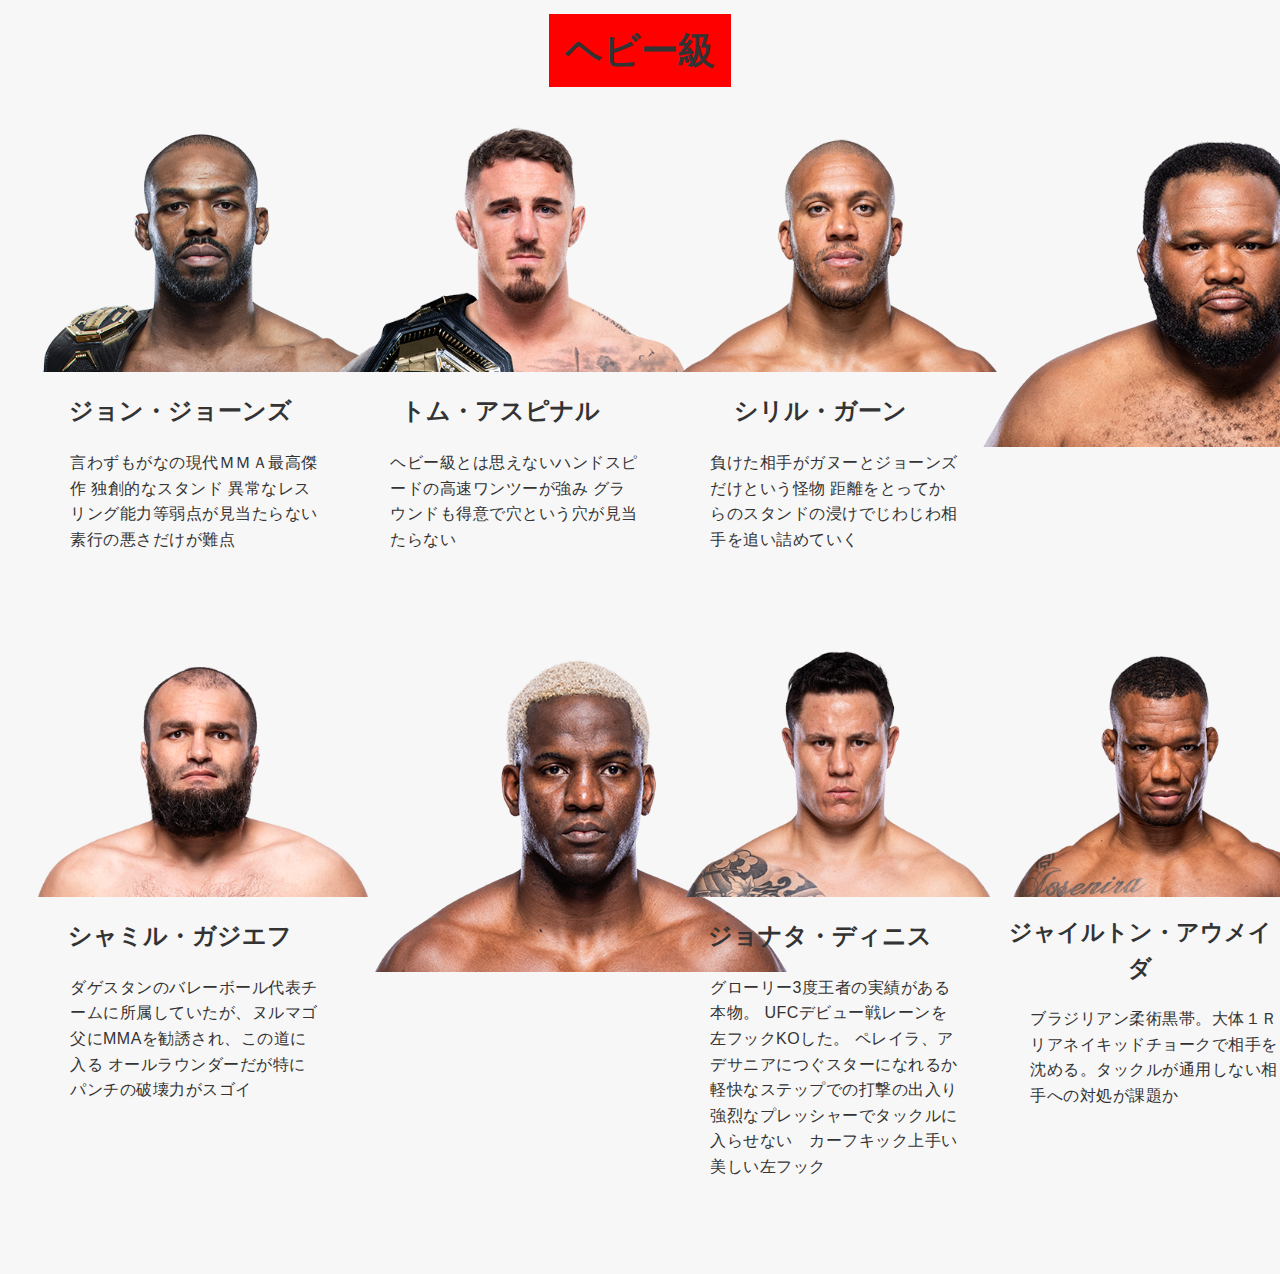
<file: heavy.html>
<!DOCTYPE html>
<html lang="ja">
<head>
  <meta charset="UTF-8">
  <meta name="viewport" content="width=device-width, initial-scale=1.0">
  <link rel="stylesheet" href="./style.css">
  <title>ヘビー級</title>
</head>
<body>
  <h1><span>ヘビー級</span></h1>
<div class="fighters">
  <div class="fighter">
    <img src="JONES_JON_BELT.png" alt="" width="400">
  
  <a href="https://www.tapology.com/fightcenter/fighters/jon-jones-bones"><h2>ジョン・ジョーンズ</h2></a>

  <p>言わずもがなの現代ＭＭＡ最高傑作 独創的なスタンド 異常なレスリング能力等弱点が見当たらない 素行の悪さだけが難点</p>
  </div>

  <div class="fighter">
    <img src="ASPINALL_TOM_BELTMOCK.png" alt="" width="400">
  
  <a href="https://www.tapology.com/fightcenter/fighters/23273-tom-aspinall"><h2>トム・アスピナル</h2></a>

  <p>ヘビー級とは思えないハンドスピードの高速ワンツーが強み グラウンドも得意で穴という穴が見当たらない</p>
  </div>

  <div class="fighter">
    <img src="GANE_CIRYL_09-02.png" alt="" width="400">
  
  <a href="https://www.tapology.com/fightcenter/fighters/187819-cyril-gane-real-c"><h2>シリル・ガーン</h2></a>

  <p>負けた相手がガヌーとジョーンズだけという怪物 距離をとってからのスタンドの浸けでじわじわ相手を追い詰めていく</p>
  </div>

  
  <!--クリス・バーネット-->
  <div class="fighter">
    <a href="BARNETT_CHRIS.html"><img  src="BARNETT_CHRIS_09-10.png"></a>
  </div>


  <div class="fighter">
    <img src="GAZIEV_SHAMIL_03-02.png" alt="" width="400">
  
  <a href="https://www.tapology.com/fightcenter/fighters/201352-shamil-gaziev"><h2>シャミル・ガジエフ</h2></a>

  <p>ダゲスタンのバレーボール代表チームに所属していたが、ヌルマゴ父にMMAを勧誘され、この道に入る オールラウンダーだが特にパンチの破壊力がスゴイ</p>
  </div>


  <!--ロベリス・デスパイネ-->
  <div class="fighter">
    <a href="DESPAIGNE_ROBELIS.html"><img src="DESPAIGNE_ROBELIS_05-11.png"></a>
  </div>


  <div class="fighter">
    <img src="DINIZ_JHONATA_04-27.png" alt="" width="400">
  
  <a href="https://www.tapology.com/fightcenter/fighters/198829-jhonata-diniz"><h2>ジョナタ・ディニス</h2></a>

  <p>グローリー3度王者の実績がある本物。 UFCデビュー戦レーンを左フックKOした。 ペレイラ、アデサニアにつぐスターになれるか 軽快なステップでの打撃の出入り　強烈なプレッシャーでタックルに入らせない　カーフキック上手い　美しい左フック</p>
  </div>

  <div class="fighter">
    <img src="ALMEIDA_JAILTON_06-01.png" alt="" width="400">
  
  <a href="https://www.tapology.com/fightcenter/fighters/151690-jailton-junior-malhadinho"><h2 class="small">ジャイルトン・アウメイダ</h2></a>

  <p>ブラジリアン柔術黒帯。大体１Ｒリアネイキッドチョークで相手を沈める。タックルが通用しない相手への対処が課題か</p>
  </div>

</div>
</body>
</file>
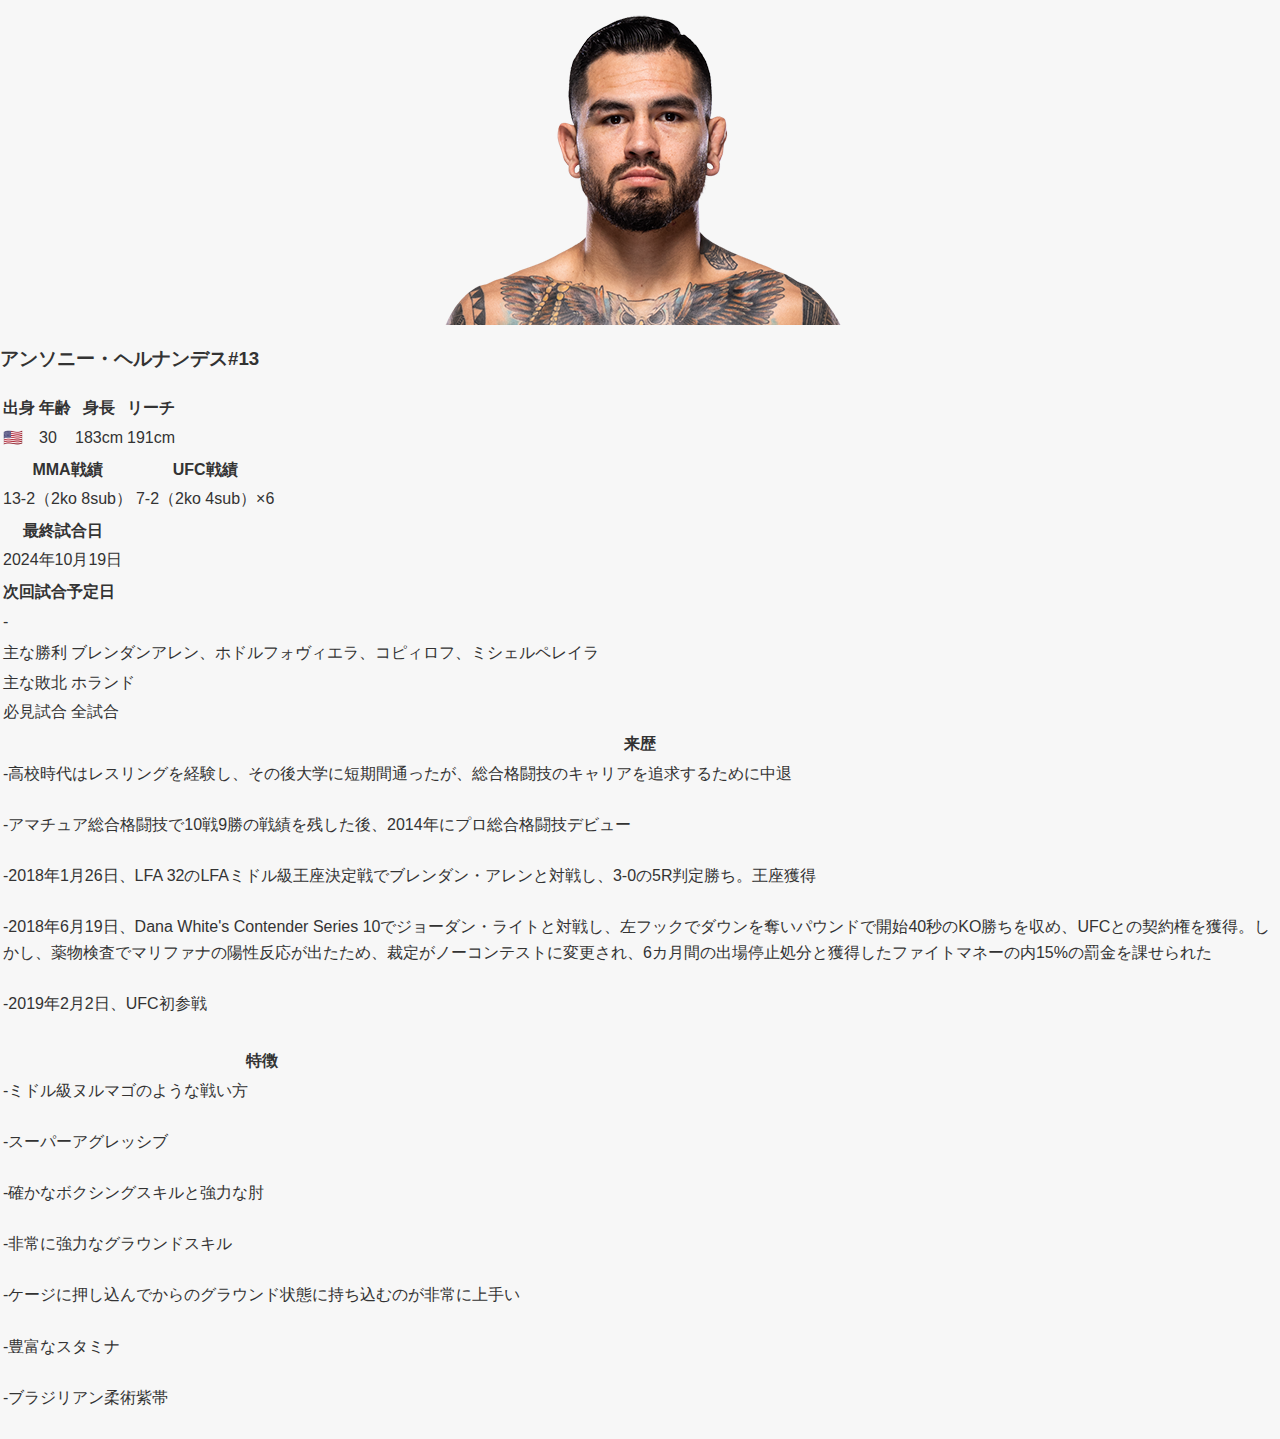
<file: HERNANDEZ_ANTHONY.html>
<!DOCTYPE html>
<html lang="ja">

<head>
  <meta charset="UTF-8">
  <meta name="viewport" content="width=device-width, initial-scale=1.0">
  <link rel="stylesheet" href="./style.css">
  <title>アンソニー・ヘルナンデス</title>
</head>

<body>


  <div class="syousai">
    <img class="gazou" src="HERNANDEZ_ANTHONY_02-17.png">

    <a href="https://www.tapology.com/fightcenter/fighters/41538-anthony-hernandez">
      <h3>アンソニー・ヘルナンデス#13</h3>
    </a>


    <!--出身、年齢、身長、リーチを記入-->
    <table class="history">
      <tr>
        <th colspan="4">出身</th>
        <th>年齢</th>
        <th>身長</th>
        <th>リーチ</th>
      </tr>

      <tr>
        <td colspan="4">🇺🇸</td>
        <td>30</td>
        <td>183cm</td>
        <td>191cm</td>
      </tr>
    </table>


    <!--MMA戦績、UFC戦績を記入-->
    <table class="history">
      <tr>
        <th colspan="2">MMA戦績</th>
        <th>UFC戦績</th>
      </tr>

      <tr>
        <td colspan="2">13-2（2ko 8sub）</td>
        <td>7-2（2ko 4sub）×6</td>
      </tr>
    </table>


    <!--最終試合日を記入-->
    <table class="history">
      <tr>
        <th colspan="1">最終試合日</th>
      </tr>

      <tr>
        <td colspan="1">2024年10月19日</td>
      </tr>
    </table>

    <!--次回試合予定日を記入-->
    <table class="history">
      <tr>
        <th colspan="1">次回試合予定日</th>
      </tr>

      <tr>
        <td colspan="1">-</td>
      </tr>
    </table>


    <!--主な勝利、主な敗北、必見試合を記入-->
    <table class="sennseki">
      <tr>
        <td class="victory">主な勝利</td>
        <td class="vic">ブレンダンアレン、ホドルフォヴィエラ、コピィロフ、ミシェルペレイラ</td>
      </tr>

      <tr>
        <td class="defeat">主な敗北</td>
        <td class="def">ホランド</td>
      </tr>

      <tr>
        <td class="hikkenn">必見試合</td>
        <td class="mi">全試合</td>
      </tr>
    </table>


    <!--来歴内容を記入-->
    <table class="history">
      <tr>
        <th colspan="1">来歴</th>
      </tr>
      <tr>
        <td class="rai">
          -高校時代はレスリングを経験し、その後大学に短期間通ったが、総合格闘技のキャリアを追求するために中退<br><br>

          -アマチュア総合格闘技で10戦9勝の戦績を残した後、2014年にプロ総合格闘技デビュー<br><br>

          -2018年1月26日、LFA 32のLFAミドル級王座決定戦でブレンダン・アレンと対戦し、3-0の5R判定勝ち。王座獲得<br><br>

          -2018年6月19日、Dana White's Contender Series 10でジョーダン・ライトと対戦し、左フックでダウンを奪いパウンドで開始40秒のKO勝ちを収め、UFCとの契約権を獲得。しかし、薬物検査でマリファナの陽性反応が出たため、裁定がノーコンテストに変更され、6カ月間の出場停止処分と獲得したファイトマネーの内15%の罰金を課せられた<br><br>

          -2019年2月2日、UFC初参戦<br><br>


      </tr>
    </table>


    <!--特徴を記入-->
    <table class="history">
      <tr>
        <th colspan="1">特徴</th>
      </tr>
      <tr>
        <td class="rai">
          -ミドル級ヌルマゴのような戦い方<br><br>

          -スーパーアグレッシブ<br><br>

          -確かなボクシングスキルと強力な肘<br><br>

          -非常に強力なグラウンドスキル<br><br>

          -ケージに押し込んでからのグラウンド状態に持ち込むのが非常に上手い<br><br>

          -豊富なスタミナ<br><br>

          -ブラジリアン柔術紫帯<br><br>
        </td>
      </tr>
    </table>



    </table>
  </div>
</file>
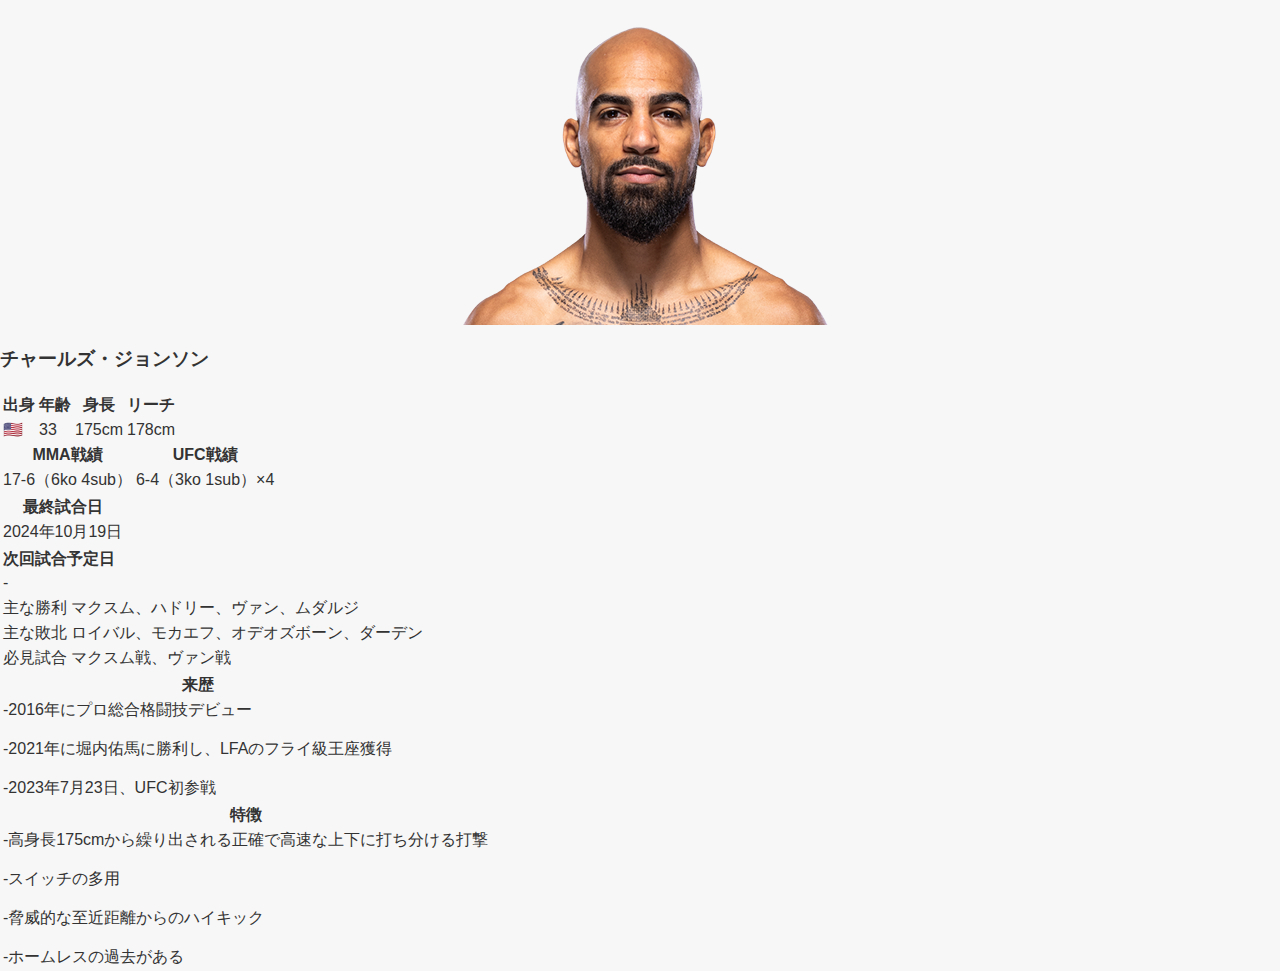
<file: johnson.html>
<html lang="ja">

<head>
  <meta charset="UTF-8">
  <meta name="viewport" content="width=device-width, initial-scale=1.0">
  <link rel="stylesheet" href="./style.css">
  <title>チャールズ・ジョンソン</title>
</head>

<body>


  <div class="syousai">
    <img class="gazou" src="JOHNSON_CHARLES_07-13.png">

    <a href="https://www.tapology.com/fightcenter/fighters/117993-charles-johnson">
      <h3>チャールズ・ジョンソン</h3>
    </a>


    <!--出身、年齢、身長、リーチを記入-->
    <table class="history">
      <tr>
        <th colspan="4">出身</th>
        <th>年齢</th>
        <th>身長</th>
        <th>リーチ</th>
      </tr>

      <tr>
        <td colspan="4">🇺🇸</td>
        <td>33</td>
        <td>175cm</td>
        <td>178cm</td>
      </tr>
    </table>


    <!--MMA戦績、UFC戦績を記入-->
    <table class="history">
      <tr>
        <th colspan="2">MMA戦績</th>
        <th>UFC戦績</th>
      </tr>

      <tr>
        <td colspan="2">17-6（6ko 4sub）</td>
        <td>6-4（3ko 1sub）×4</td>
      </tr>
    </table>


    <!--最終試合日を記入-->
    <table class="history">
      <tr>
        <th colspan="1">最終試合日</th>
      </tr>

      <tr>
        <td colspan="1">2024年10月19日</td>
      </tr>
    </table>


    <!--次回試合予定日を記入-->
    <table class="history">
      <tr>
        <th colspan="1">次回試合予定日</th>
      </tr>

      <tr>
        <td colspan="1">-</td>
      </tr>
    </table>


    <!--主な勝利、主な敗北、必見試合を記入-->
    <table class="sennseki">
      <tr>
        <td class="victory">主な勝利</td>
        <td class="vic">マクスム、ハドリー、ヴァン、ムダルジ</td>
      </tr>

      <tr>
        <td class="defeat">主な敗北</td>
        <td class="def">ロイバル、モカエフ、オデオズボーン、ダーデン</td>
      </tr>

      <tr>
        <td class="hikkenn">必見試合</td>
        <td class="mi">マクスム戦、ヴァン戦</td>
      </tr>
    </table>


    <!--来歴内容を記入-->
    <table class="history">
      <tr>
        <th colspan="1">来歴</th>
      </tr>
      <tr>
        <td class="rai">

          -2016年にプロ総合格闘技デビュー<br><br>

          -2021年に堀内佑馬に勝利し、LFAのフライ級王座獲得<br><br>

          -2023年7月23日、UFC初参戦
        </td>
      </tr>
    </table>


    <!--特徴の内容を記入-->
    <table class="history">
      <tr>
        <th colspan="1">特徴</th>
      </tr>
      <tr>
        <td class="rai">
          -高身長175cmから繰り出される正確で高速な上下に打ち分ける打撃<br><br>

          -スイッチの多用<br><br>

          -脅威的な至近距離からのハイキック<br><br>

          -ホームレスの過去がある

        </td>
      </tr>
    </table>

  </div>


</body>
</file>
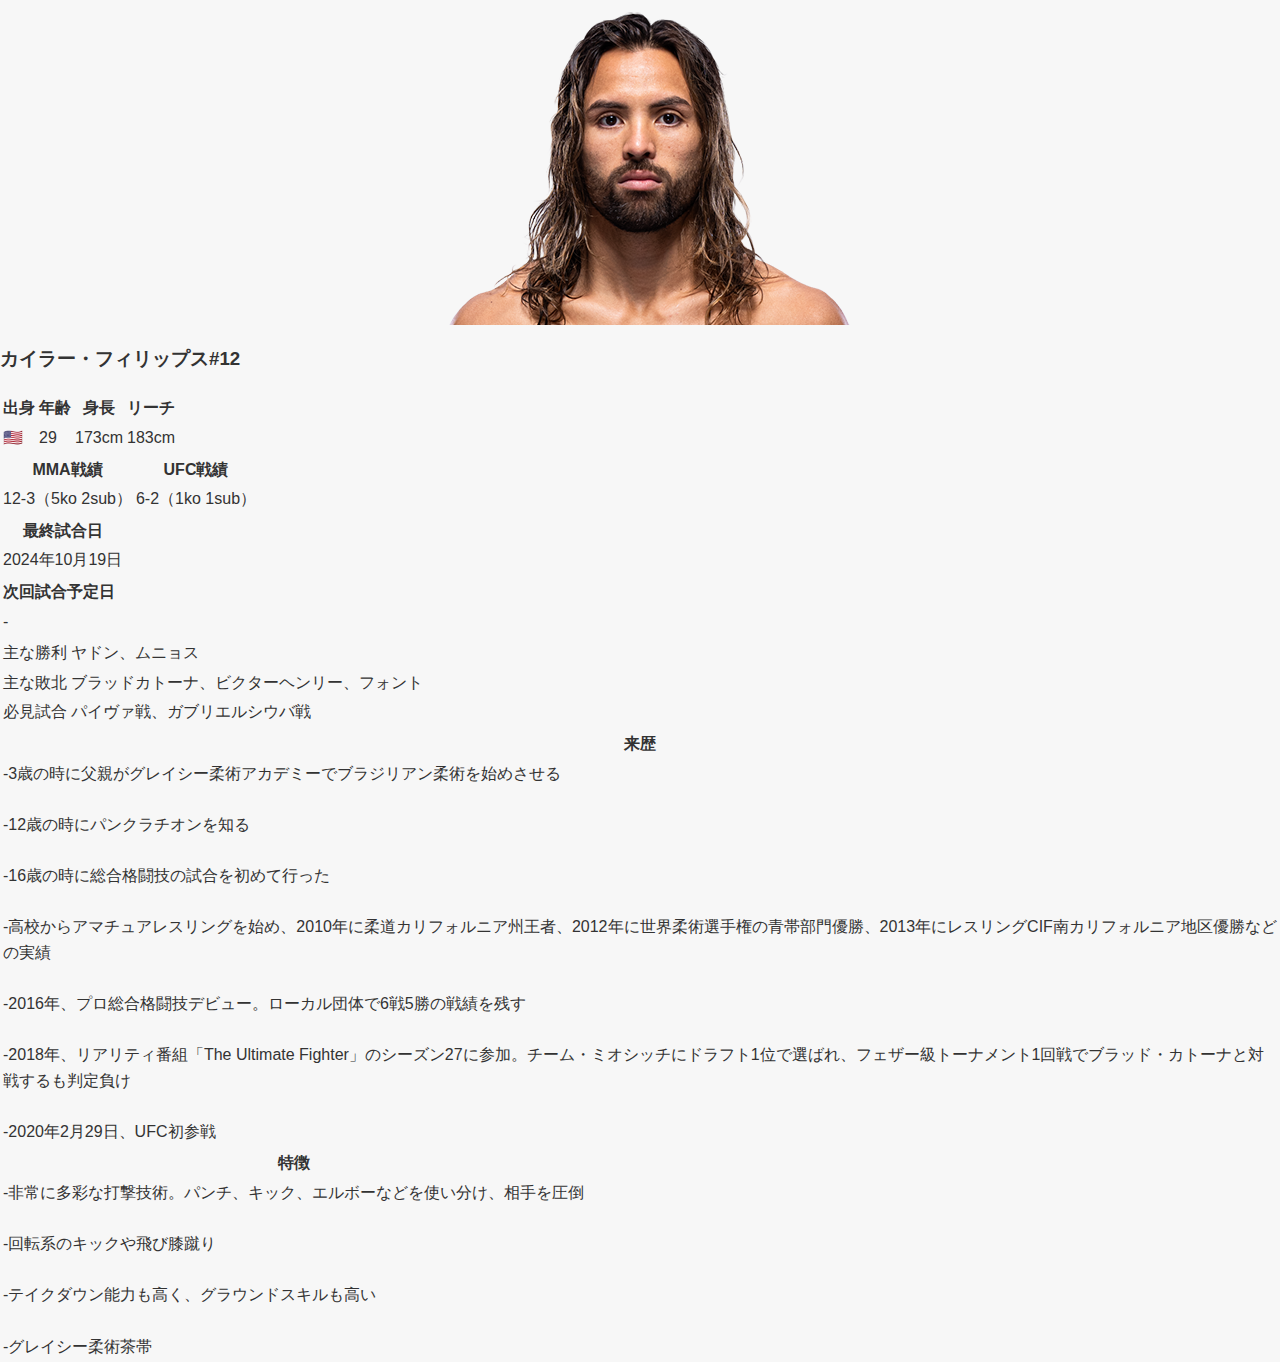
<file: kaira-.html>
<!DOCTYPE html>
<html lang="ja">

<head>
  <meta charset="UTF-8">
  <meta name="viewport" content="width=device-width, initial-scale=1.0">
  <link rel="stylesheet" href="./style.css">
  <title>カイラー・フィリップス#11</title>
</head>

<body>


  <div class="syousai">
    <img class="gazou" src="PHILLIPS_KYLER_08-05.png">

    <a href="https://www.tapology.com/fightcenter/fighters/93501-kyler-phillips">
      <h3>カイラー・フィリップス#12</h3>
    </a>


    <!--出身、年齢、身長、リーチを記入-->
    <table class="history">
      <tr>
        <th colspan="4">出身</th>
        <th>年齢</th>
        <th>身長</th>
        <th>リーチ</th>
      </tr>

      <tr>
        <td colspan="4">🇺🇸</td>
        <td>29</td>
        <td>173cm</td>
        <td>183cm</td>
      </tr>
    </table>


    <!--MMA戦績、UFC戦績を記入-->
    <table class="history">
      <tr>
        <th colspan="2">MMA戦績</th>
        <th>UFC戦績</th>
      </tr>

      <tr>
        <td colspan="2">12-3（5ko 2sub）</td>
        <td>6-2（1ko 1sub）</td>
      </tr>
    </table>


    <!--最終試合日を記入-->
    <table class="history">
      <tr>
        <th colspan="1">最終試合日</th>
      </tr>

      <tr>
        <td colspan="1">2024年10月19日</td>
      </tr>
    </table>

    <!--次回試合予定日を記入-->
    <table class="history">
      <tr>
        <th colspan="1">次回試合予定日</th>
      </tr>

      <tr>
        <td colspan="1">-</td>
      </tr>
    </table>


    <!--主な勝利、主な敗北、必見試合を記入-->
    <table class="sennseki">
      <tr>
        <td class="victory">主な勝利</td>
        <td class="vic">ヤドン、ムニョス</td>
      </tr>

      <tr>
        <td class="defeat">主な敗北</td>
        <td class="def">ブラッドカトーナ、ビクターヘンリー、フォント</td>
      </tr>

      <tr>
        <td class="hikkenn">必見試合</td>
        <td class="mi">パイヴァ戦、ガブリエルシウバ戦</td>
      </tr>
    </table>


    <!--来歴内容を記入-->
    <table class="history">
      <tr>
        <th colspan="1">来歴</th>
      </tr>
      <tr>
        <td class="rai">
          -3歳の時に父親がグレイシー柔術アカデミーでブラジリアン柔術を始めさせる<br><br>

          -12歳の時にパンクラチオンを知る<br><br>

          -16歳の時に総合格闘技の試合を初めて行った<br><br>

          -高校からアマチュアレスリングを始め、2010年に柔道カリフォルニア州王者、2012年に世界柔術選手権の青帯部門優勝、2013年にレスリングCIF南カリフォルニア地区優勝などの実績<br><br>

          -2016年、プロ総合格闘技デビュー。ローカル団体で6戦5勝の戦績を残す<br><br>

          -2018年、リアリティ番組「The Ultimate Fighter」のシーズン27に参加。チーム・ミオシッチにドラフト1位で選ばれ、フェザー級トーナメント1回戦でブラッド・カトーナと対戦するも判定負け<br><br>

          -2020年2月29日、UFC初参戦

      </tr>
    </table>


    <!--特徴を記入-->
    <table class="history">
      <tr>
        <th colspan="1">特徴</th>
      </tr>
      <tr>
        <td class="rai">
          -非常に多彩な打撃技術。パンチ、キック、エルボーなどを使い分け、相手を圧倒<br><br>

          -回転系のキックや飛び膝蹴り<br><br>

          -テイクダウン能力も高く、グラウンドスキルも高い<br><br>

          -グレイシー柔術茶帯

        </td>
      </tr>
    </table>



    </table>
  </div>
</body>
</file>
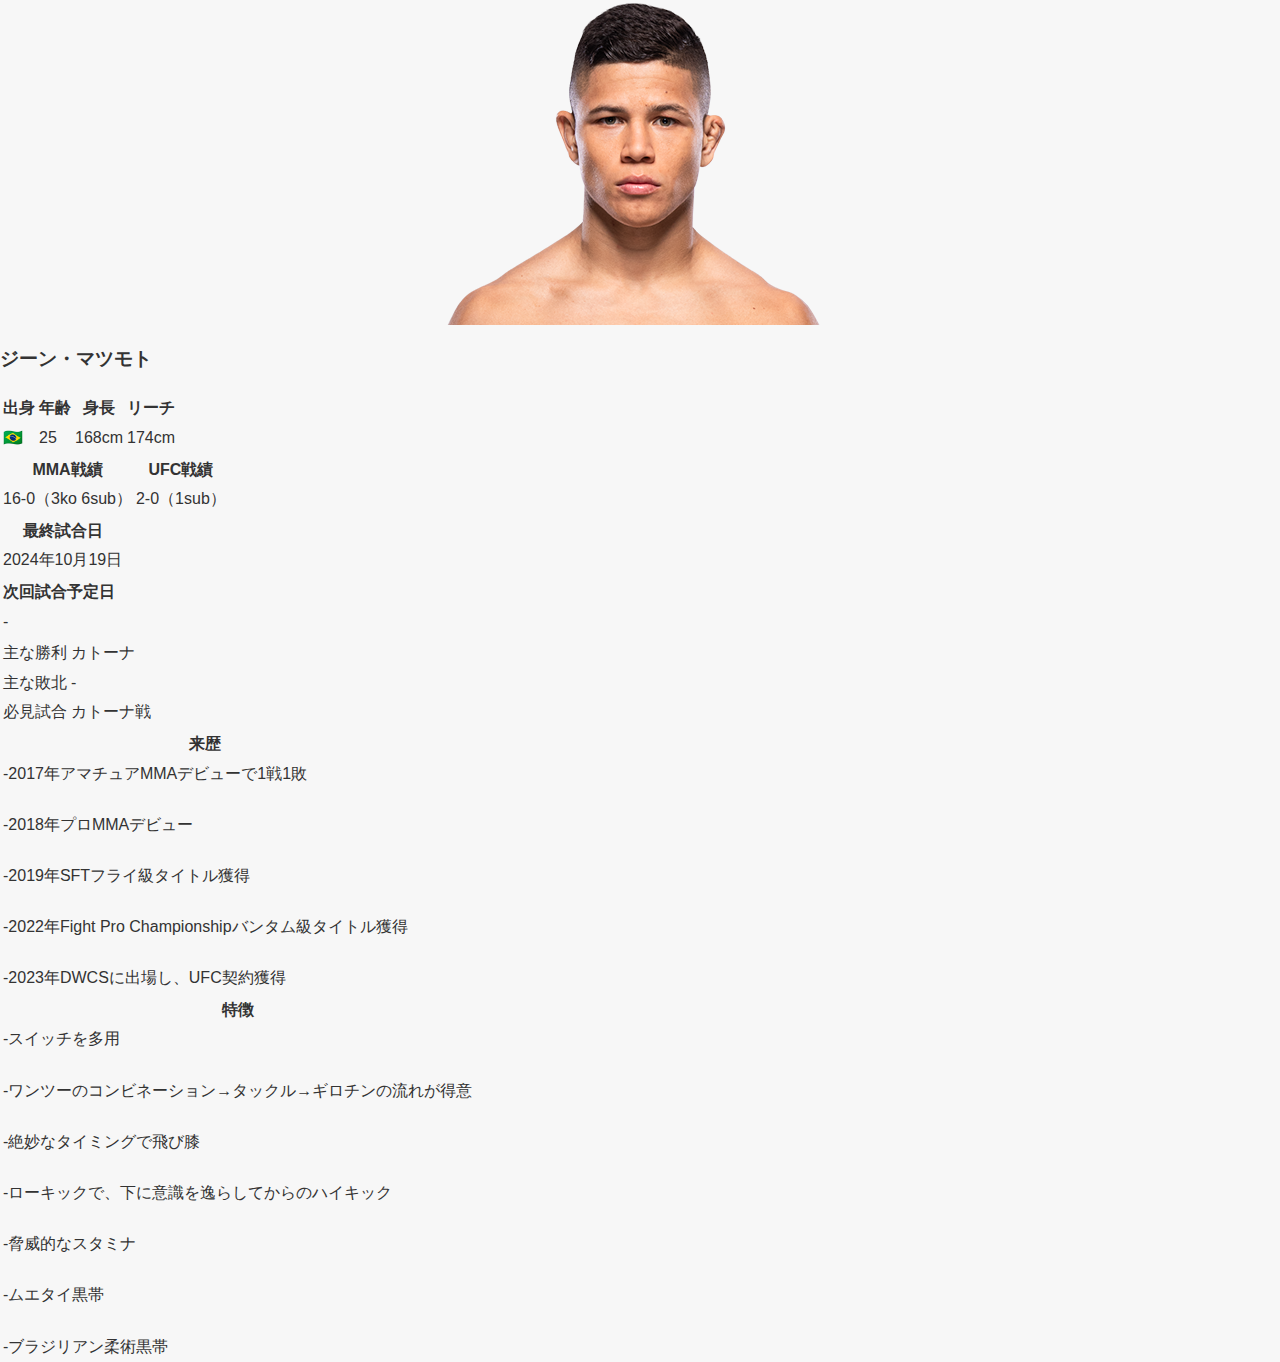
<file: matsumoto.html>
<!DOCTYPE html>
<html lang="ja">

<head>
  <meta charset="UTF-8">
  <meta name="viewport" content="width=device-width, initial-scale=1.0">
  <link rel="stylesheet" href="./style.css">
  <title>ジーン・マツモト</title>
</head>

<body>


  <div class="syousai">
    <img class="gazou" src="MATSUMOTO_JEAN_04-06.png">

    <a href="https://www.tapology.com/fightcenter/fighters/163815-jean-matsumoto">
      <h3>ジーン・マツモト</h3>
    </a>


    <!--出身、年齢、身長、リーチを記入-->
    <table class="history">
      <tr>
        <th colspan="4">出身</th>
        <th>年齢</th>
        <th>身長</th>
        <th>リーチ</th>
      </tr>

      <tr>
        <td colspan="4">🇧🇷</td>
        <td>25</td>
        <td>168cm</td>
        <td>174cm</td>
      </tr>
    </table>


    <!--MMA戦績、UFC戦績を記入-->
    <table class="history">
      <tr>
        <th colspan="2">MMA戦績</th>
        <th>UFC戦績</th>
      </tr>

      <tr>
        <td colspan="2">16-0（3ko 6sub）</td>
        <td>2-0（1sub）</td>
      </tr>
    </table>


    <!--最終試合日を記入-->
    <table class="history">
      <tr>
        <th colspan="1">最終試合日</th>
      </tr>

      <tr>
        <td colspan="1">2024年10月19日</td>
      </tr>
    </table>


    <!--次回試合予定日を記入-->
    <table class="history">
      <tr>
        <th colspan="1">次回試合予定日</th>
      </tr>

      <tr>
        <td colspan="1">-</td>
      </tr>
    </table>


    <!--主な勝利、主な敗北、必見試合を記入-->
    <table class="sennseki">
      <tr>
        <td class="victory">主な勝利</td>
        <td class="vic">カトーナ</td>
      </tr>

      <tr>
        <td class="defeat">主な敗北</td>
        <td class="def">-</td>
      </tr>

      <tr>
        <td class="hikkenn">必見試合</td>
        <td class="mi">カトーナ戦</td>
      </tr>
    </table>


    <!--来歴内容を記入-->
    <table class="history">
      <tr>
        <th colspan="1">来歴</th>
      </tr>
      <tr>
        <td class="rai">
          -2017年アマチュアMMAデビューで1戦1敗<br><br>

          -2018年プロMMAデビュー<br><br>

          -2019年SFTフライ級タイトル獲得<br><br>

          -2022年Fight Pro Championshipバンタム級タイトル獲得<br><br>

          -2023年DWCSに出場し、UFC契約獲得

        </td>
      </tr>
    </table>


    <!--特徴の内容を記入-->
    <table class="history">
      <tr>
        <th colspan="1">特徴</th>
      </tr>
      <tr>
        <td class="rai">
          -スイッチを多用<br><br>

          -ワンツーのコンビネーション→タックル→ギロチンの流れが得意<br><br>

          -絶妙なタイミングで飛び膝<br><br>

          -ローキックで、下に意識を逸らしてからのハイキック<br><br>

          -脅威的なスタミナ<br><br>

          -ムエタイ黒帯<br><br>

          -ブラジリアン柔術黒帯
        </td>
      </tr>
    </table>

  </div>


</body>
</file>
<file: style.css>
body {
  font-family: 'Roboto', 'Helvetica Neue', Arial, sans-serif;
  font-size: 16px; /* 基本のフォントサイズ */
  line-height: 1.6; /* 行間を広めに設定 */
  color: #333; /* 文字色をやや濃いグレーに設定 */
  background-color: #f7f7f7; /* 背景色を薄いグレーに設定 */
  margin: 0; /* デフォルトのマージンをリセット */
  padding: 0; /* デフォルトのパディングをリセット */
  overflow-x: hidden;
}

span {
  background: red;
  padding: 16px;
  font-size: 37px;
}

h1 {
  text-align: center;
  padding-bottom: 20px;
}

.contents {
  margin-top: 40px;
}

li {
  list-style: none;
  font-size: 34px;
  padding-bottom: 8px;
}

ul {
  width: 100%; /* 幅を100%に設定 */
  max-width: 400px; /* 最大幅を設定 */
  margin: 0 auto;
}

a {
  text-decoration: none;
  color: inherit;
}

img {
  display: block;
  margin: 0;
  padding: 0;
  margin: 0 auto;
}

h2 {
  text-align: center;
  padding-left: 40px;
}



p {
  font-family: 'Open Sans', Arial, sans-serif; /* 読みやすいフォントファミリー */
  font-size: 16px; /* 基本のフォントサイズ */
  line-height: 1.6; /* 行間を広めに設定 */
  letter-spacing: 0.5px; /* 文字間を少し広げる */
  color: #333; /* 文字色をやや濃いグレーに設定 */
  margin: 0 0 1.5em; /* 下に適度なマージンを設定 */
  padding: 0; /* パディングをリセット */
  padding-left: 70px;
}

.fighter {
  padding-bottom: 70px;
  width: 25%;
}

.fighters {
  display: flex;
  flex-wrap: wrap;
}

.small {
  font-size: 22.5px;
}

.small2 {
  font-size: 22px;
}

.small3 {
  font-size: 21.1px;
}

.blink {
  animation: blink 1s infinite;
  color: red;
  font-size: 20px;
  margin-left: 10px;
}

@keyframes blink {
  0% { opacity: 1; }
  50% { opacity: 0; }
  100% { opacity: 1; }
}


@media screen and (max-width: 1200px) {
  /* 1200px以下で表示させたいcssを記述していく */
body {
  overflow-x: hidden;
  margin: 0;
}

  .fighter {
    width: 50%;
    overflow-x: hidden;
    padding-left: 0; 
    margin-left: 0;
  }

  .fighters {
    display: flex;none
    flex-wrap: wrap;none
    overflow-x: hidden;
  }

  h2 {
    padding-right: 40px;
  }
  
  
}

@media screen and (max-width: 520px) {
  /* 520px以下で表示させたいcssを記述していく */
body {
  overflow-x: hidden;
  margin: 0;
}

  .fighter {
    width: 100%;
    overflow-x: hidden;
    padding-left: 0; 
    margin-left: 0;
  }

  .fighters {
    display: flex;none
    flex-wrap: wrap;none
    overflow-x: hidden;
  }

  p {
    padding-left: 10px;
  }

  h2 {
    padding-right: 40px;
  }

  li {
    font-size: 30px;
    overflow-x: hidden;
  }

  ul {
    width: 320px;
    overflow-x: hidden;
  }
}
</file>
